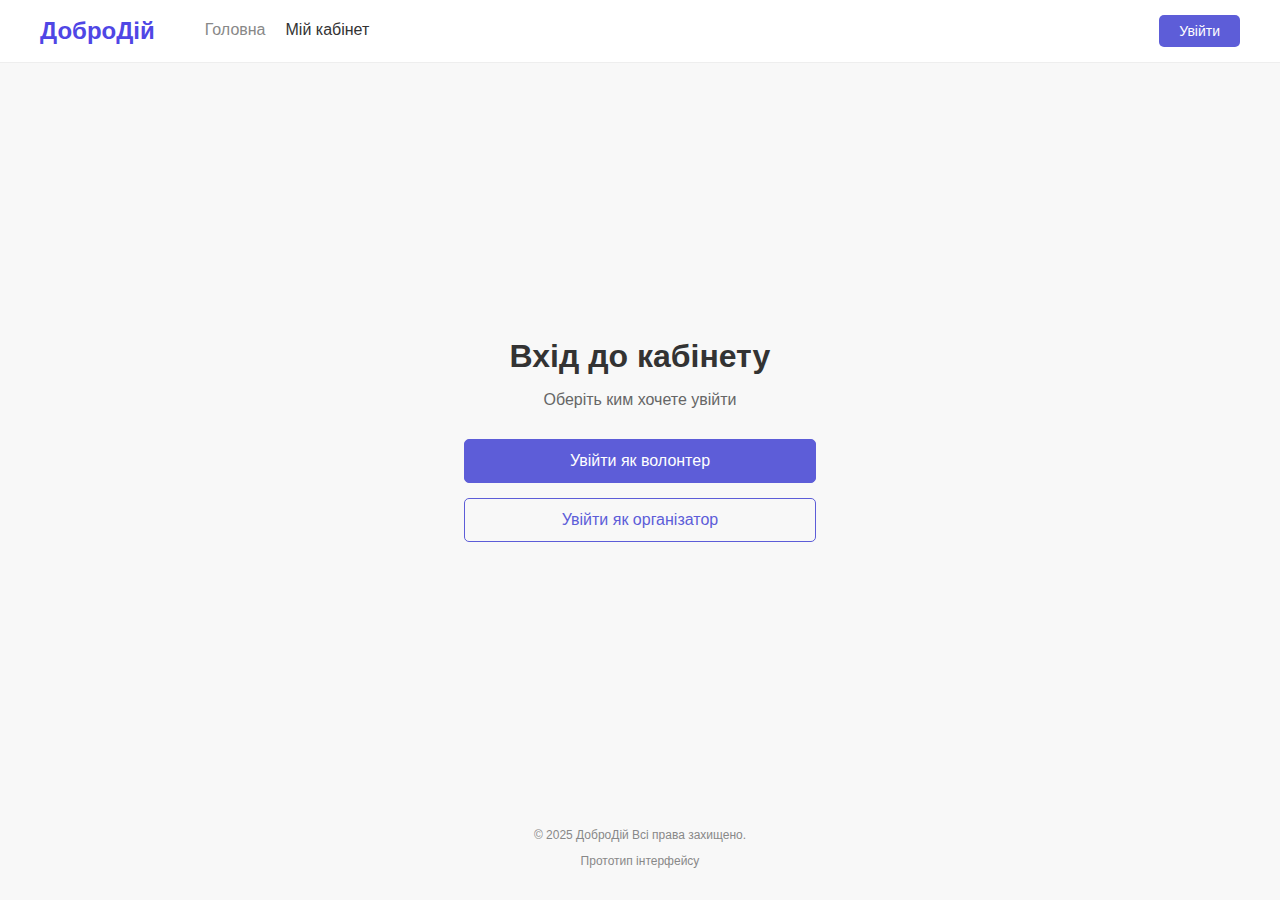
<file: проект/index.html>
<!DOCTYPE html>
<html lang="uk">
<head>
    <meta charset="UTF-8">
    <meta name="viewport" content="width=device-width, initial-scale=1.0">
    <title>Вхід до кабінету - ДоброДій</title>
    <link rel="stylesheet" href="styles/styles.css"> </head>
<body>

   <header class="header">
    <div class="container header-content">
        <a href="index.html" class="logo">ДоброДій</a> 
        
        <nav class="main-nav">
            <a href="#" class="nav-link">Головна</a>
            <a href="#" class="nav-link current">Мій кабінет</a>
        </nav>
        
       <a href="index12.html" class="action-button" role="button">Увійти</a>
    </div>
</header>

    <main class="main-content">
        <div class="login-box">
            <h1>Вхід до кабінету</h1>
            <p class="subtitle">Оберіть ким хочете увійти</p>

            <div class="button-group">
              <a href="index2.html" class="btn btn-primary" role="button">Увійти як волонтер</a> 
    
    <a href="index5.html" class="btn btn-secondary" role="button">Увійти як організатор</a>
</div>
            </div>
        </div>
    </main>

    <footer class="footer">
        <p>© 2025 ДоброДій Всі права захищено.</p>
        <p>Прототип інтерфейсу</p>
    </footer>

</body>
</html>
</file>
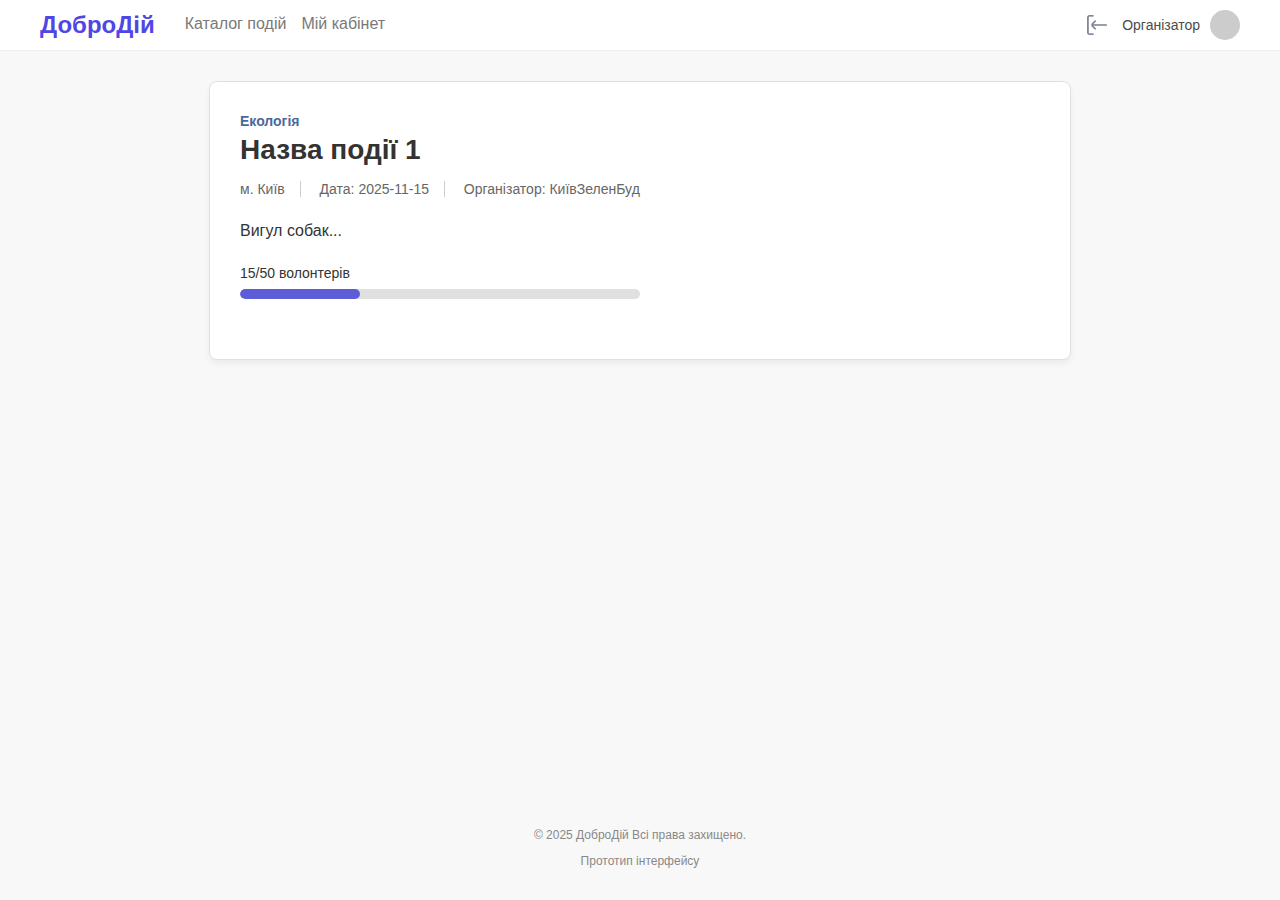
<file: проект/index10.html>
<!DOCTYPE html>
<html lang="uk">
<head>
    <meta charset="UTF-8">
    <meta name="viewport" content="width=device-width, initial-scale=1.0">
    <title>Назва події 1 - Деталі</title>
    <link rel="stylesheet" href="styles/styles7.css"> 
</head>
<body>

    <header class="header">
        <div class="container header-content">
            <a href="index6.html" class="logo">ДоброДій</a> 
            <nav class="main-nav">
                <a href="index6.html" class="nav-link">Каталог подій</a> 
                <a href="index7.html" class="nav-link">Мій кабінет</a>
            </nav>
            <div class="user-profile"> 
                <a href="index.html" class="action-link-icon" title="Вихід">
                    <img src="img/вихід.png" class="action-icon-img" alt="Вихід"> 
                </a> 
                <span class="username">Організатор</span>
                <div class="user-avatar-small"></div>
            </div>
        </div>
    </header>

    <main class="main-content">
        <div class="container">
            <div class="event-detail-card">
                <span class="category-pill">Екологія</span>
                <h1 class="event-title-detail">Назва події 1</h1>
                
                <div class="event-meta">
                    <span class="meta-item">м. Київ</span>
                    <span class="meta-item">Дата: 2025-11-15</span>
                    <span class="meta-item">Організатор: КиївЗеленБуд</span>
                </div>
                
                <p class="event-description-detail">Вигул собак...</p>
                
                <div class="volunteer-progress-section">
                    <p class="progress-text">15/50 волонтерів</p>
                    <div class="progress-bar-container">
                        <div class="progress-bar-fill"></div>
                    </div>
                </div>

                </div>
        </div>
    </main>

    <footer class="footer">
        <p>© 2025 ДоброДій Всі права захищено.</p>
        <p>Прототип інтерфейсу</p>
    </footer>

</body>
</html>
</file>
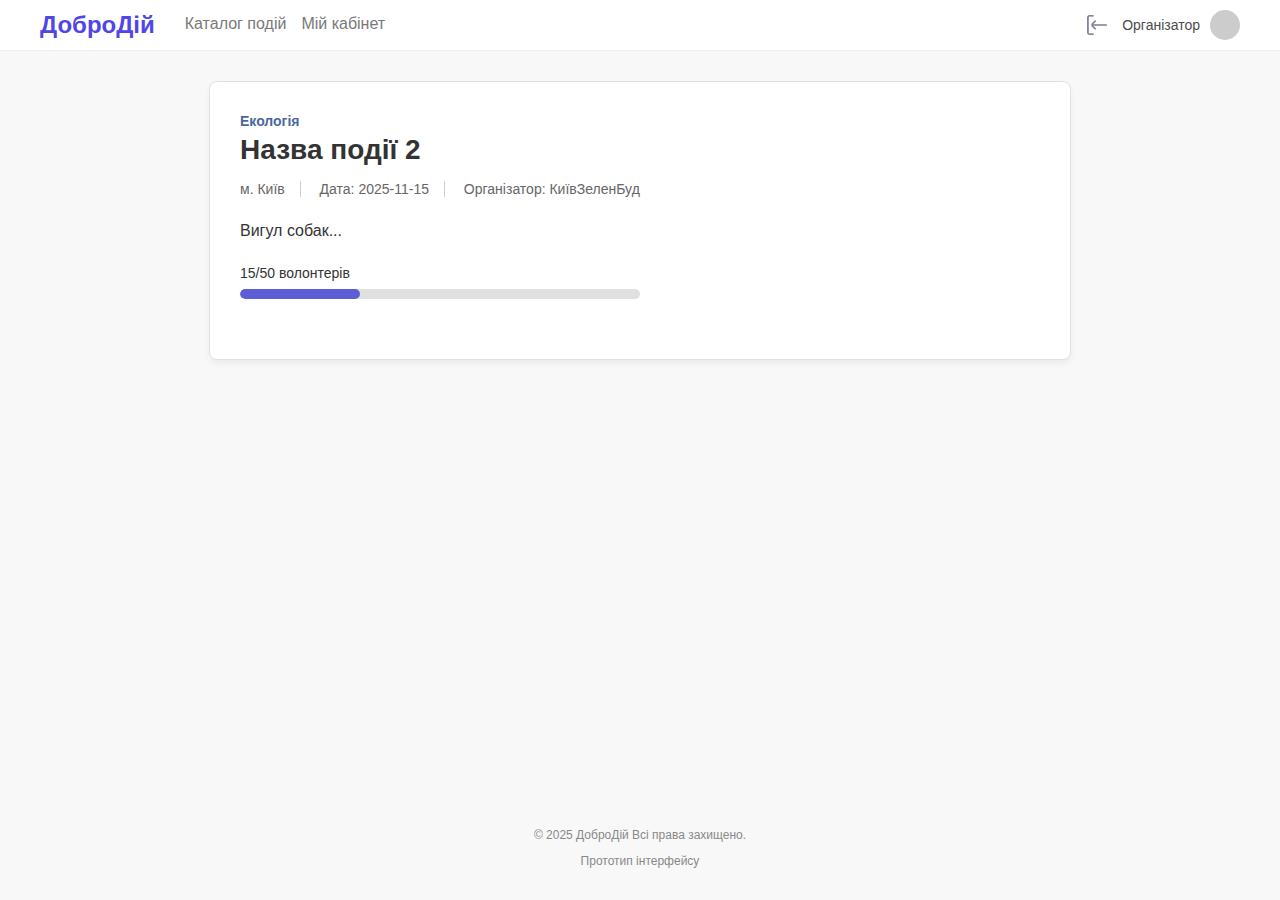
<file: проект/index11.html>
<!DOCTYPE html>
<html lang="uk">
<head>
    <meta charset="UTF-8">
    <meta name="viewport" content="width=device-width, initial-scale=1.0">
    <title>Назва події 2 - Деталі</title>
    <link rel="stylesheet" href="styles/styles7.css"> 
</head>
<body>

    <header class="header">
        <div class="container header-content">
            <a href="index6.html" class="logo">ДоброДій</a> 
            <nav class="main-nav">
                <a href="index6.html" class="nav-link">Каталог подій</a> 
                <a href="index7.html" class="nav-link">Мій кабінет</a>
            </nav>
            <div class="user-profile"> 
                <a href="index.html" class="action-link-icon" title="Вихід">
                    <img src="img/вихід.png" class="action-icon-img" alt="Вихід"> 
                </a> 
                <span class="username">Організатор</span>
                <div class="user-avatar-small"></div>
            </div>
        </div>
    </header>

    <main class="main-content">
        <div class="container">
            <div class="event-detail-card">
                <span class="category-pill">Екологія</span>
                <h1 class="event-title-detail">Назва події 2</h1>
                
                <div class="event-meta">
                    <span class="meta-item">м. Київ</span>
                    <span class="meta-item">Дата: 2025-11-15</span>
                    <span class="meta-item">Організатор: КиївЗеленБуд</span>
                </div>
                
                <p class="event-description-detail">Вигул собак...</p>
                
                <div class="volunteer-progress-section">
                    <p class="progress-text">15/50 волонтерів</p>
                    <div class="progress-bar-container">
                        <div class="progress-bar-fill"></div>
                    </div>
                </div>

                </div>
        </div>
    </main>

    <footer class="footer">
        <p>© 2025 ДоброДій Всі права захищено.</p>
        <p>Прототип інтерфейсу</p>
    </footer>

</body>
</html>
</file>
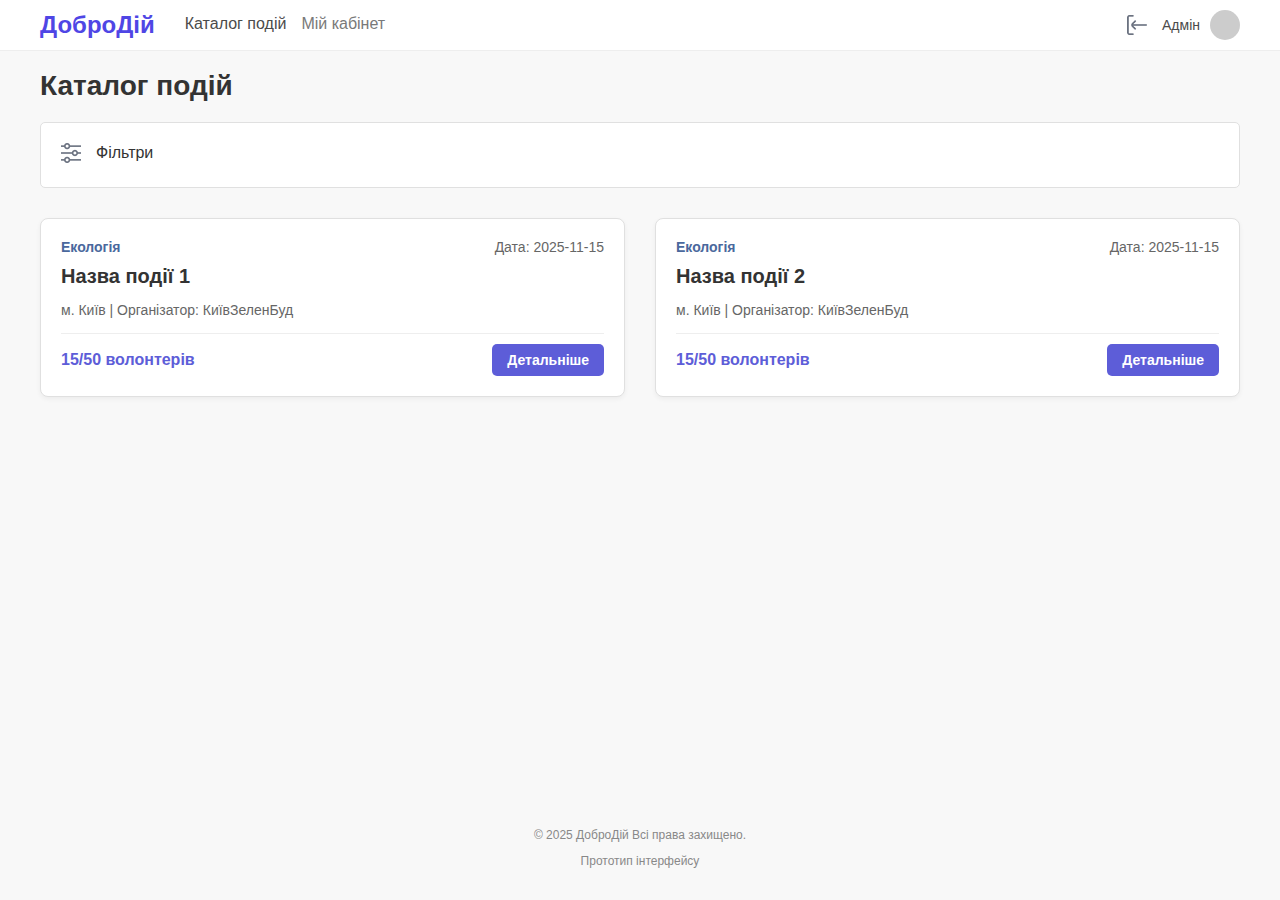
<file: проект/index12.html>
<!DOCTYPE html>
<html lang="uk">
<head>
    <meta charset="UTF-8">
    <meta name="viewport" content="width=device-width, initial-scale=1.0">
    <title>Каталог подій - ДоброДій</title>
    <link rel="stylesheet" href="styles/styles3.css">
    <script src="scripts/script.js" defer></script> 
</head>
<body>

    <header class="header">
        <div class="container header-content">
            <a href="index12.html" class="logo">ДоброДій</a> 
            <nav class="main-nav">
                <a href="#" class="nav-link current">Каталог подій</a> 
                <a href="index13.html" class="nav-link">Мій кабінет</a>
            </nav>
            <div class="user-profile"> 
                <a href="index.html" class="action-link-icon" title="Вихід">
                    <img src="img/вихід.png" class="action-link-icon" alt=""> 
                </a> 
                <span class="username">Адмін</span>
                <div class="user-avatar-small"></div>
            </div>
        </div>
    </header>

    <main class="main-content">
        <div class="container">
            
            <h1 class="page-title">Каталог подій</h1>
            
            <div class="filter-section">
                <div class="filter-header" id="filterToggle">
                    <img src="img/Фільтр.png" class="filter-icon-img" alt="Фільтри">
                    <span>Фільтри</span>
                </div>
                
                <div class="filter-dropdown" id="filterContent">
                    <div class="filter-row">
                        <div class="input-group">
                            <label for="date-filter">Дата</label>
                            <input type="text" id="date-filter" placeholder="дд/мм/рррр">
                        </div>
                        <div class="input-group">
                            <label for="location-filter">Місце</label>
                            <input type="text" id="location-filter" placeholder="м. Київ">
                        </div>
                    </div>
                    
                    <div class="filter-row">
                        <div class="input-group">
                            <label for="type-filter">Тип</label>
                            <select id="type-filter"><option value="">Всі</option></select>
                        </div>
                        <div class="input-group">
                            <label for="org-filter">Організатори</label>
                            <input type="text" id="org-filter">
                        </div>
                    </div>
                </div>
            </div>
            
            <div class="event-grid">
                
                <div class="event-card">
                    <div class="card-header">
                        <span class="category">Екологія</span>
                        <span class="date">Дата: 2025-11-15</span>
                    </div>
                    <h3 class="event-card-title">Назва події 1</h3>
                    <p class="location-org">м. Київ | Організатор: КиївЗеленБуд</p>
                    <div class="card-footer">
                        <span class="volunteers">15/50 волонтерів</span>
                        <a href="index10.html" class="details-button">Детальніше</a>
                    </div>
                </div>

                <div class="event-card">
                    <div class="card-header">
                        <span class="category">Екологія</span>
                        <span class="date">Дата: 2025-11-15</span>
                    </div>
                    <h3 class="event-card-title">Назва події 2</h3>
                    <p class="location-org">м. Київ | Організатор: КиївЗеленБуд</p>
                    <div class="card-footer">
                        <span class="volunteers">15/50 волонтерів</span>
                        <a href="index11.html" class="details-button">Детальніше</a>
                    </div>
                </div>
                
            </div>
        </div>
    </main>

    <footer class="footer">
        <p>© 2025 ДоброДій Всі права захищено.</p>
        <p>Прототип інтерфейсу</p>
    </footer>

</body>
</html>
</file>
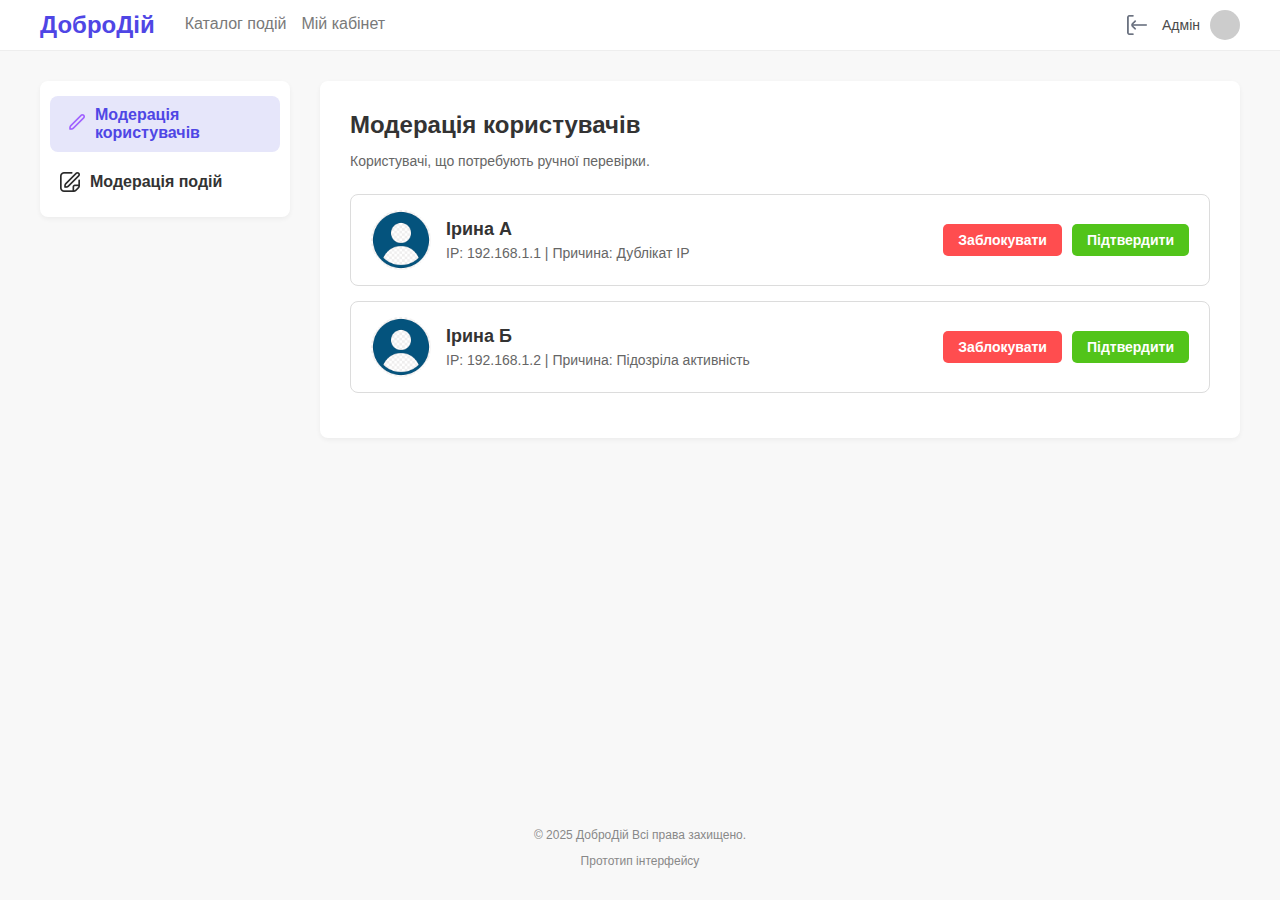
<file: проект/index13.html>
<!DOCTYPE html>
<html lang="uk">
<head>
    <meta charset="UTF-8">
    <meta name="viewport" content="width=device-width, initial-scale=1.0">
    <title>Модерація користувачів - Адмін</title>
    <link rel="stylesheet" href="styles/styles8.css"> 
</head>
<body>

    <header class="header">
        <div class="container header-content">
            <a href="index12.html" class="logo">ДоброДій</a> 
            <nav class="main-nav">
                <a href="index12.html" class="nav-link">Каталог подій</a> 
                <a href="#" class="nav-link">Мій кабінет</a>
            </nav>
            <div class="user-profile"> 
                <a href="index.html" class="action-link-icon" title="Вихід">
                    <img src="img/вихід.png" class="action-link-icon" alt=""> 
                </a> 
                <span class="username">Адмін</span>
                <div class="user-avatar-small"></div>
            </div>
        </div>
    </header>

    <main class="main-content">
        <div class="container cabinet-layout">
            
            <aside class="sidebar">
                <nav class="cabinet-nav">
                    <a href="#" class="tab-link active mod-users" data-tab="users">
                        <img src="img/модерація користувачів.png" class="menu-icon-img" alt="Модерація"> Модерація користувачів
                    </a>
                    <a href="#" class="tab-link mod-events" data-tab="events">
                        <img src="img/модерація подій.png" class="menu-icon-img" alt="Події"> Модерація подій
                    </a>
                </nav>
            </aside>

            <div class="cabinet-tabs">
                
                <div id="users" class="tab-content active">
                    <h2 class="mod-title">Модерація користувачів</h2>
                    <p class="mod-subtitle">Користувачі, що потребують ручної перевірки.</p>
                    
                    <div class="moderation-card">
                        <div class="user-details-mod">
                            <div class="user-avatar-mod">
                                <img src="img/аватар.png" alt="Ірина А" class="mod-avatar">
                            </div>
                            <div class="user-text-mod">
                                <span class="mod-name">Ірина А</span>
                                <p class="mod-ip-reason">
                                    IP: 192.168.1.1 | Причина: Дублікат IP
                                </p>
                            </div>
                        </div>
                        
                        <div class="mod-actions">
                            <button class="mod-btn btn-mod-reject">Заблокувати</button>
                            <button class="mod-btn btn-mod-approve">Підтвердити</button>
                        </div>
                    </div>

                    <div class="moderation-card">
                        <div class="user-details-mod">
                            <div class="user-avatar-mod">
                                <img src="img/аватар.png" alt="Ірина Б" class="mod-avatar">
                            </div>
                            <div class="user-text-mod">
                                <span class="mod-name">Ірина Б</span>
                                <p class="mod-ip-reason">
                                    IP: 192.168.1.2 | Причина: Підозріла активність
                                </p>
                            </div>
                        </div>
                        
                        <div class="mod-actions">
                            <button class="mod-btn btn-mod-reject">Заблокувати</button>
                            <button class="mod-btn btn-mod-approve">Підтвердити</button>
                        </div>
                    </div>

                </div>
                
                <div id="events" class="tab-content">
                    <h2>Модерація подій</h2>
                    <p class="mod-subtitle">Події, що очікують на затвердження.</p>

                    <div class="moderation-card event-moderation-card">
                        <div class="event-mod-details">
                            <p class="event-mod-forum">Форум "Цифрова Трансформація України"</p>
                            <p class="event-mod-organizer">Організатор: Неперевірений Організатор | 2025-12-01</p>
                        </div>
                        <div class="mod-actions">
                            <button class="mod-btn btn-mod-reject">Заблокувати</button>
                            <button class="mod-btn btn-mod-approve">Підтвердити</button>
                        </div>
                    </div>
                </div>
            </div>
        </div>
    </main>

    <footer class="footer">
        <p>© 2025 ДоброДій Всі права захищено.</p>
        <p>Прототип інтерфейсу</p>
    </footer>
    
    <script src="scripts/script4.js"></script>

</body>
</html>
</file>
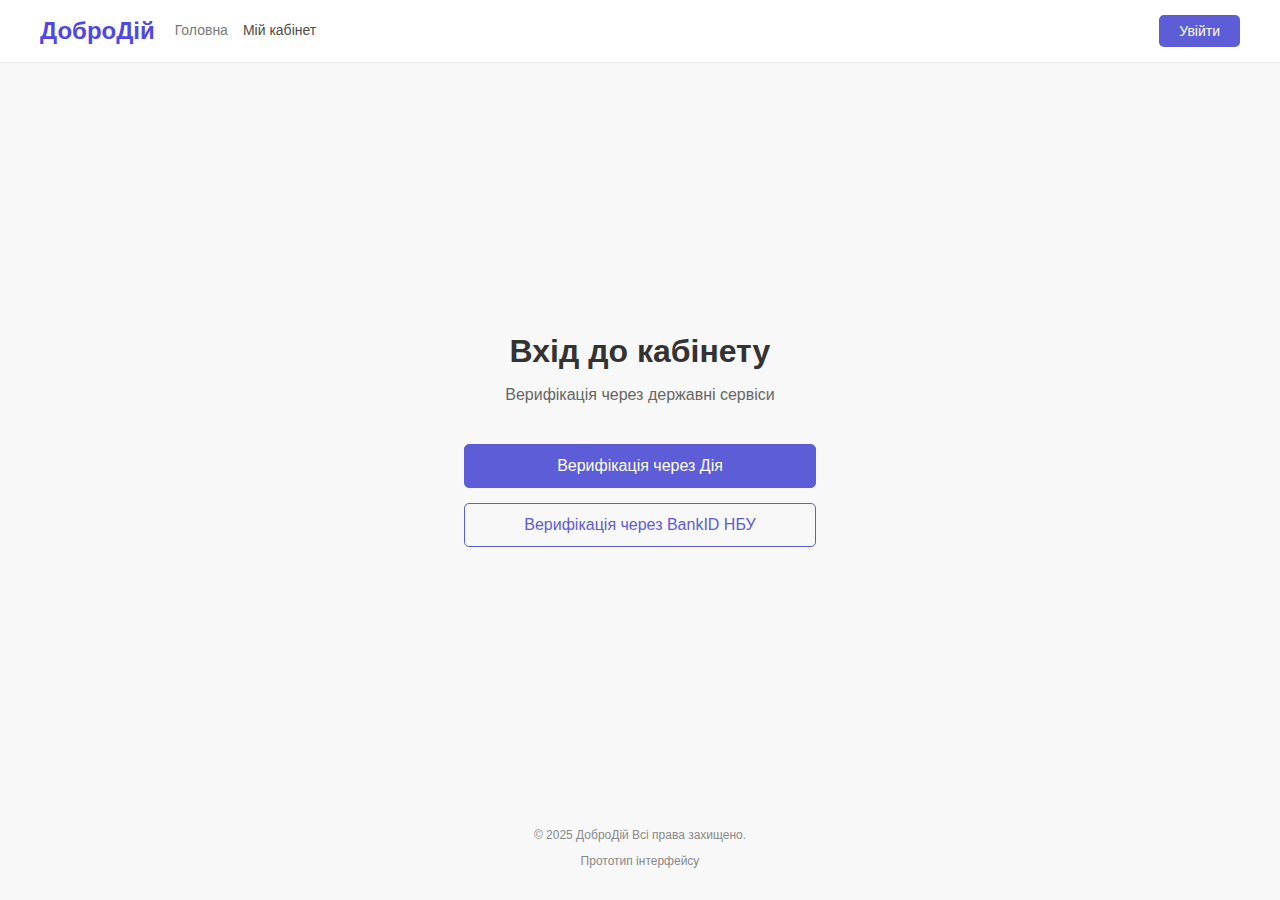
<file: проект/index2.html>
<!DOCTYPE html>
<html lang="uk">
<head>
    <meta charset="UTF-8">
    <meta name="viewport" content="width=device-width, initial-scale=1.0">
    <title>Вхід до кабінету - ДоброДій</title>
    <link rel="stylesheet" href="styles/styles2.css"> 
</head>
<body>

    <header class="header">
        <div class="container header-content">
            <a href="index.html" class="logo">ДоброДій</a> 
            
            <nav class="main-nav">
                <a href="#" class="nav-link">Головна</a>
                <a href="#" class="nav-link current">Мій кабінет</a>
            </nav>
            
            <a href="index.html" class="action-button" role="button">Увійти</a>
        </div>
    </header>

    <main class="main-content">
        <div class="verification-box">
            <h1>Вхід до кабінету</h1>
            <p class="verification-subtitle">Верифікація через державні сервіси</p>

         <div class="button-group">
    <a href="index3.html" class="btn btn-primary" role="button">Верифікація через Дія</a>
    
    <a href="index3.html" class="btn btn-secondary" role="button">Верифікація через BankID НБУ</a>
</div>
        </div>
    </main>

    <footer class="footer">
        <p>© 2025 ДоброДій Всі права захищено.</p>
        <p>Прототип інтерфейсу</p>
    </footer>

</body>
</html>
</file>
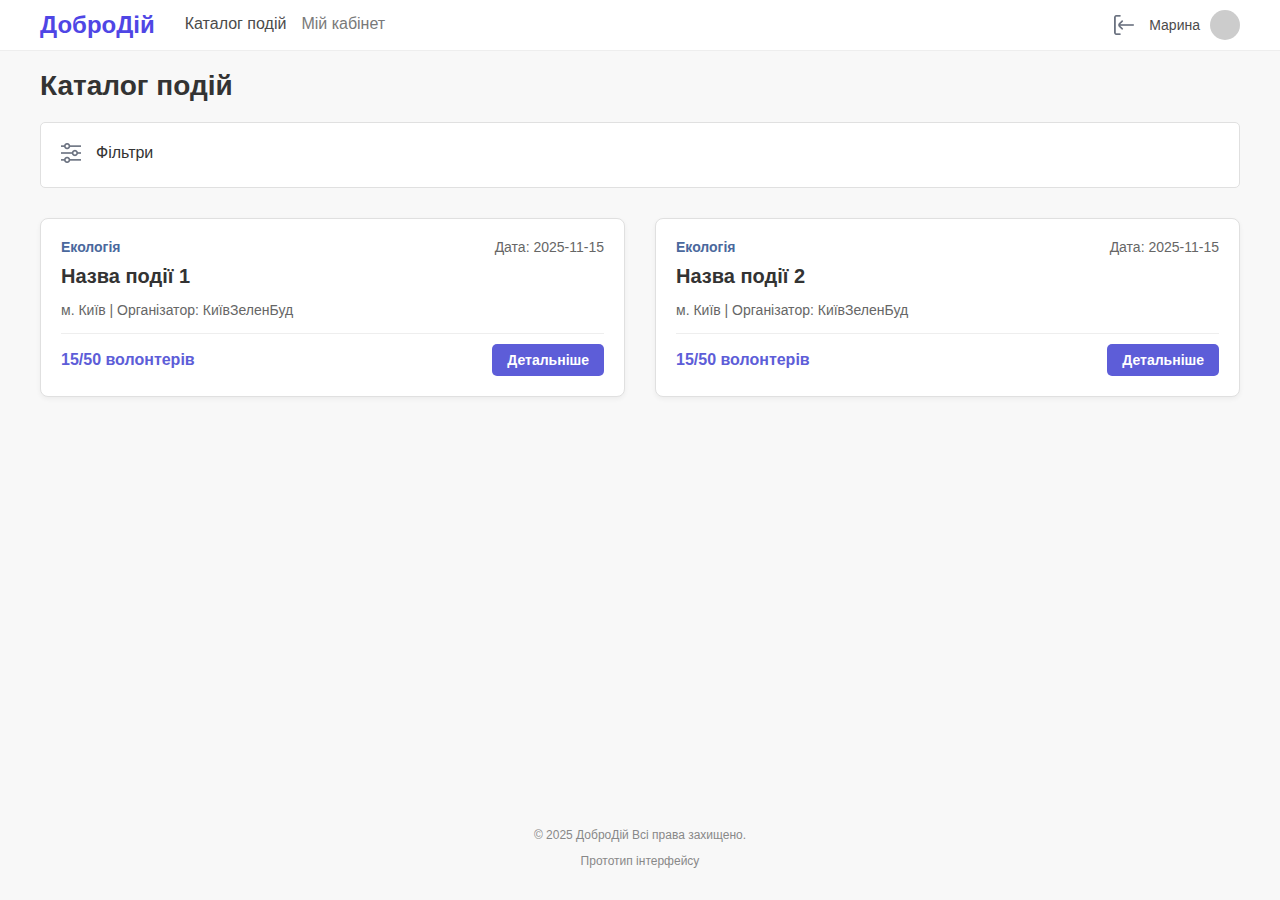
<file: проект/index3.html>
<!DOCTYPE html>
<html lang="uk">
<head>
    <meta charset="UTF-8">
    <meta name="viewport" content="width=device-width, initial-scale=1.0">
    <title>Каталог подій - ДоброДій</title>
    <link rel="stylesheet" href="styles/styles3.css">
    <script src="scripts/script.js" defer></script> 
</head>
<body>

    <header class="header">
        <div class="container header-content">
            <a href="index3.html" class="logo">ДоброДій</a> 
            <nav class="main-nav">
                <a href="#" class="nav-link current">Каталог подій</a> 
                <a href="index4.html" class="nav-link">Мій кабінет</a>
            </nav>
            <div class="user-profile">
                <a href="index.html" class="action-link-icon" title="Вихід">
                    <img src="img/вихід.png" class="action-link-icon" alt=""> 
                </a>  
                <span class="username">Марина</span>
                <div class="user-avatar-small"></div>
            </div>
        </div>
    </header>

    <main class="main-content">
        <div class="container">
            
            <h1 class="page-title">Каталог подій</h1>
            
            <div class="filter-section">
                <div class="filter-header" id="filterToggle">
                    <img src="img/Фільтр.png" class="filter-icon-img" alt="Фільтри">
                    <span>Фільтри</span>
                </div>
                
                <div class="filter-dropdown" id="filterContent">
                    <div class="filter-row">
                        <div class="input-group">
                            <label for="date-filter">Дата</label>
                            <input type="text" id="date-filter" placeholder="дд/мм/рррр">
                        </div>
                        <div class="input-group">
                            <label for="location-filter">Місце</label>
                            <input type="text" id="location-filter" placeholder="м. Київ">
                        </div>
                    </div>
                    
                    <div class="filter-row">
                        <div class="input-group">
                            <label for="type-filter">Тип</label>
                            <select id="type-filter"><option value="">Всі</option></select>
                        </div>
                        <div class="input-group">
                            <label for="org-filter">Організатори</label>
                            <input type="text" id="org-filter">
                        </div>
                    </div>
                </div>
            </div>
            
            <div class="event-grid">
                
                <div class="event-card">
                    <div class="card-header">
                        <span class="category">Екологія</span>
                        <span class="date">Дата: 2025-11-15</span>
                    </div>
                    <h3 class="event-card-title">Назва події 1</h3>
                    <p class="location-org">м. Київ | Організатор: КиївЗеленБуд</p>
                    <div class="card-footer">
                        <span class="volunteers">15/50 волонтерів</span>
                        <a href="index9.html" class="details-button">Детальніше</a>
                    </div>
                </div>

                <div class="event-card">
                    <div class="card-header">
                        <span class="category">Екологія</span>
                        <span class="date">Дата: 2025-11-15</span>
                    </div>
                    <h3 class="event-card-title">Назва події 2</h3>
                    <p class="location-org">м. Київ | Організатор: КиївЗеленБуд</p>
                    <div class="card-footer">
                        <span class="volunteers">15/50 волонтерів</span>
                        <a href="index8.html" class="details-button">Детальніше</a>
                    </div>
                </div>
                
            </div>
        </div>
    </main>

    <footer class="footer">
        <p>© 2025 ДоброДій Всі права захищено.</p>
        <p>Прототип інтерфейсу</p>
    </footer>

</body>
</html>
</file>
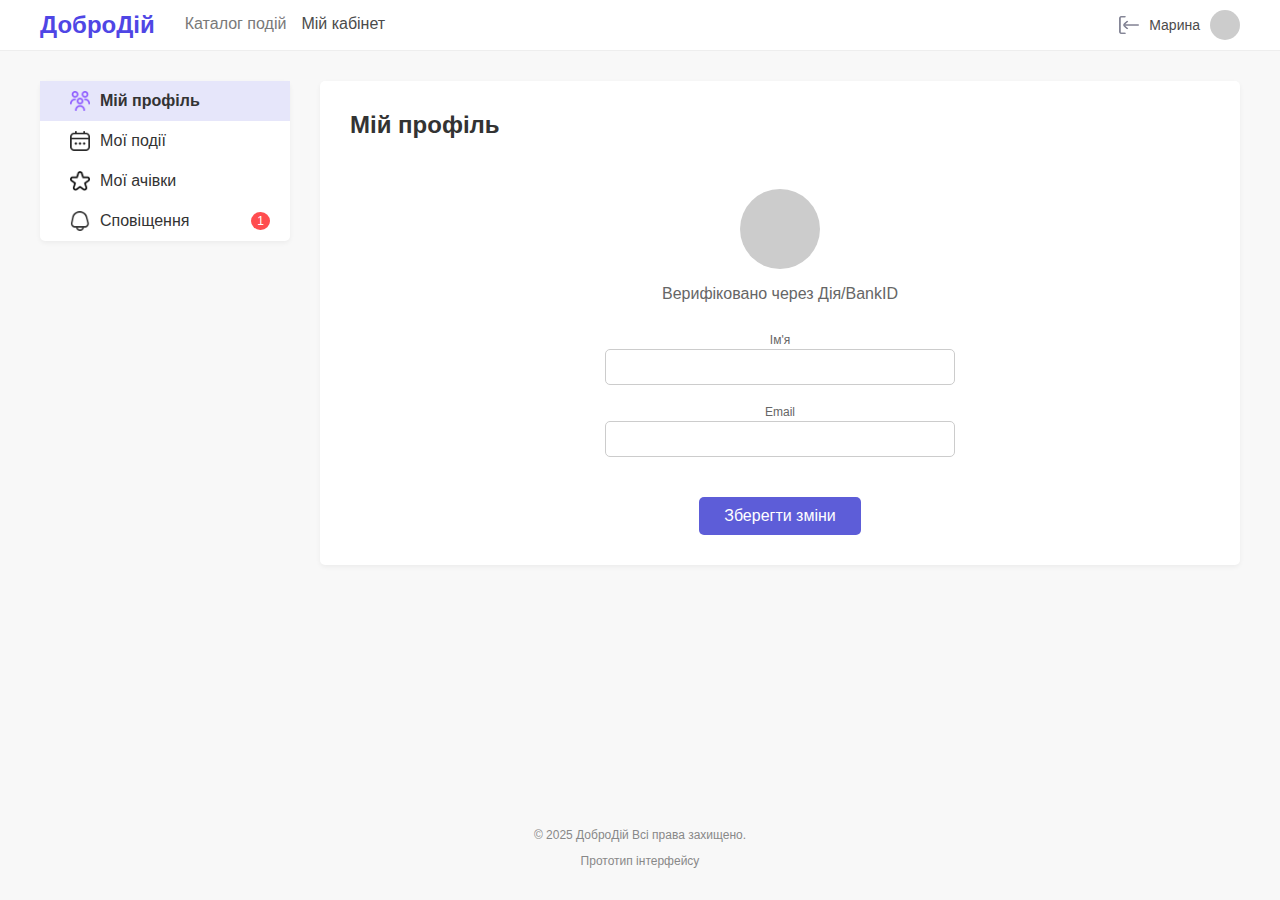
<file: проект/index4.html>
<!DOCTYPE html>
<html lang="uk">
<head>
    <meta charset="UTF-8">
    <meta name="viewport" content="width=device-width, initial-scale=1.0">
    <title>Мій кабінет - ДоброДій</title>
    <link rel="stylesheet" href="styles/styles4.css"> 
</head>
<body>

    <header class="header">
        <div class="container header-content">
            <a href="index3.html" class="logo">ДоброДій</a> 
            
            <nav class="main-nav">
                <a href="index3.html" class="nav-link">Каталог подій</a> 
                <a href="#" class="nav-link current">Мій кабінет</a>
            </nav>
            
            <div class="user-actions">
                <a href="index.html" class="action-link-icon" title="Вихід"><img src="img/вихід.png" class="action-icon-img" alt="Вихід"></a>
                <span class="username">Марина</span>
                <div class="user-avatar-small"></div>
            </div>
        </div>
    </header>

    <main class="main-content">
        <div class="container cabinet-layout">
            
            <aside class="sidebar">
                <nav class="cabinet-nav">
                    <a href="#" class="tab-link active" data-tab="profile"><img src="img/люди.png" alt=""> Мій профіль</a>
                    <a href="#" class="tab-link" data-tab="events"><img src="img/календарь.png" alt="">Мої події</a>
                    <a href="#" class="tab-link" data-tab="ranks"><img src="img/зірочка.png" alt="">Мої ачівки</a>
                    <a href="#" class="tab-link alert" data-tab="feedback"><img src="img/сповіщення.png" alt="">Сповіщення</a>
                </nav>
            </aside>

            <div class="cabinet-tabs">

                <div id="profile" class="tab-content active">
                    <h2>Мій профіль</h2>
                    <div class="profile-card">
                        <div class="profile-avatar-placeholder"></div>
                        <p class="description">Верифіковано через Дія/BankID</p>
                        <div class="input-group">
                            <label for="name-input">Ім'я</label>
                            <input type="text" id="name-input">
                        </div>
                        <div class="input-group">
                            <label for="email-input">Email</label>
                            <input type="email" id="email-input">
                        </div>
                        <button class="save-button">Зберегти зміни</button>
                    </div>
                </div>

                <div id="events" class="tab-content">
                    <h2>Мої події</h2>
                    
                    <div class="event-item-card">
                        <div class="event-details">
                            <h3 class="event-title">Назва події 1</h3>
                            <p class="event-date">Дата: 2025-11-15</p>
                        </div>
                        <div class="event-actions">
                            <span class="event-status status-confirmed">Підтверджено</span>
                        </div>
                    </div>

                    <div class="event-item-card">
                        <div class="event-details">
                            <h3 class="event-title">Назва події 1</h3>
                            <p class="event-date">Дата: 2025-11-15</p>
                        </div>
                        <div class="event-actions">
                            <span class="event-status status-completed">Завершено</span>
                            <button class="review-button" id="openReviewModal">Залишити відгук</button>
                        </div>
                    </div>
                </div>

                <div id="ranks" class="tab-content">
                    <h2>Мої ачівки</h2>
                    <div class="ranks-container">
                        <button class="rank-button">Новачок</button>
                        <button class="rank-button active-rank">Еко-герой</button>
                    </div>
                </div>

                <div id="feedback" class="tab-content">
                    <h2>Сповіщення</h2>
                    <div class="notifications-container">
                        <div class="notification notification-primary">
                            Вашу участь в "Еко-толока" підтверджено!
                        </div>
                        <div class="notification notification-secondary">
                            Ви отримали новий бейдж "Новачок"!
                        </div>
                    </div>
                </div>

            </div>
        </div>
    </main>

    <footer class="footer">
        <p>© 2025 ДоброДій Всі права захищено.</p>
        <p>Прототип інтерфейсу</p>
    </footer>

    <div id="reviewModal" class="modal-overlay">
        <div class="modal-content">
            <h3 class="modal-title">Відгук про подію: <span id="eventTitle">Назва події 1</span></h3>
            <span class="close-button">&times;</span>

            <form id="reviewForm">
                <div class="rating-section">
                    <label>Оцінка:</label>
                    <div class="stars">
                        <input type="radio" id="star5" name="rating" value="5" required><label for="star5">★</label>
                        <input type="radio" id="star4" name="rating" value="4"><label for="star4">★</label>
                        <input type="radio" id="star3" name="rating" value="3"><label for="star3">★</label>
                        <input type="radio" id="star2" name="rating" value="2"><label for="star2">★</label>
                        <input type="radio" id="star1" name="rating" value="1"><label for="star1">★</label>
                    </div>
                </div>

                <div class="comment-section">
                    <label for="comment">Коментар:</label>
                    <textarea id="comment" rows="4" required></textarea>
                </div>

                <button type="submit" class="modal-submit-button">Залишити відгук</button>
            </form>
        </div>
    </div>
    
    <script src="scripts/script2.js"></script> 

</body>
</html>
</file>
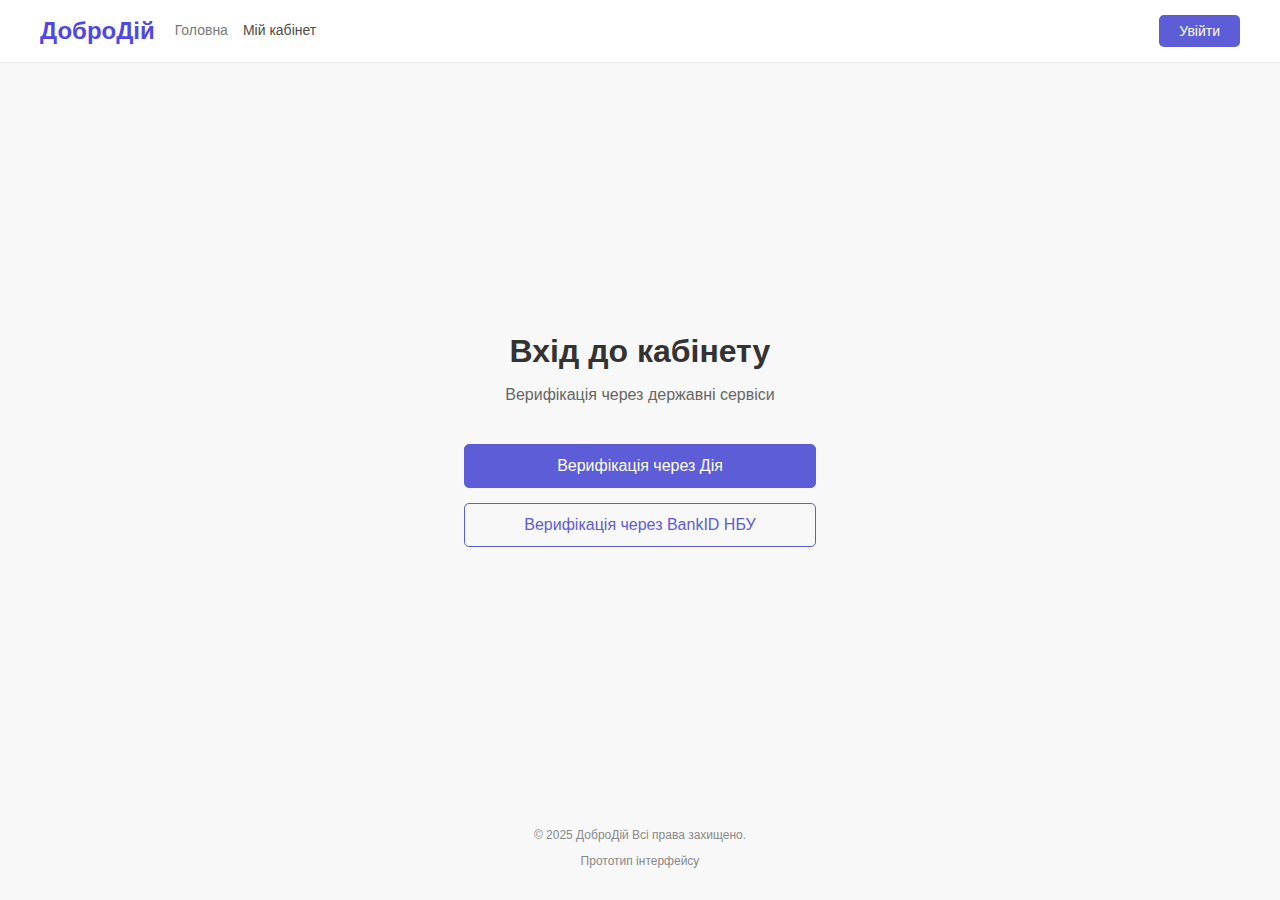
<file: проект/index5.html>
<!DOCTYPE html>
<html lang="uk">
<head>
    <meta charset="UTF-8">
    <meta name="viewport" content="width=device-width, initial-scale=1.0">
    <title>Вхід до кабінету - ДоброДій</title>
    <link rel="stylesheet" href="styles/styles2.css"> 
</head>
<body>

    <header class="header">
        <div class="container header-content">
            <a href="index.html" class="logo">ДоброДій</a> 
            
            <nav class="main-nav">
                <a href="#" class="nav-link">Головна</a>
                <a href="#" class="nav-link current">Мій кабінет</a>
            </nav>
            
            <a href="index.html" class="action-button" role="button">Увійти</a>
        </div>
    </header>

    <main class="main-content">
        <div class="verification-box">
            <h1>Вхід до кабінету</h1>
            <p class="verification-subtitle">Верифікація через державні сервіси</p>

            <div class="button-group">
    <a href="index6.html" class="btn btn-primary" role="button">Верифікація через Дія</a>
    
    <a href="index6.html" class="btn btn-secondary" role="button">Верифікація через BankID НБУ</a>
</div>
        </div>
    </main>

    <footer class="footer">
        <p>© 2025 ДоброДій Всі права захищено.</p>
        <p>Прототип інтерфейсу</p>
    </footer>

</body>
</html>
</file>
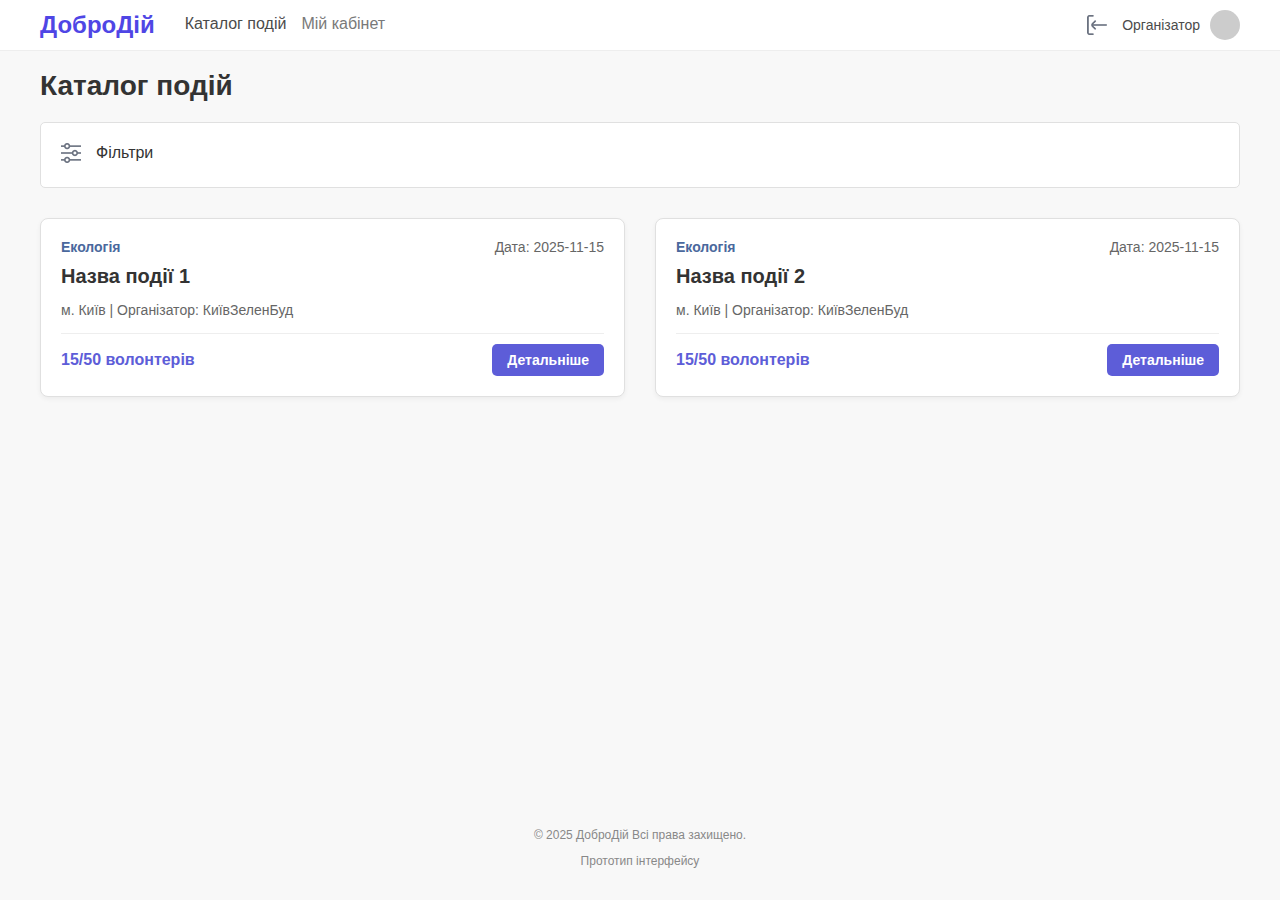
<file: проект/index6.html>
<!DOCTYPE html>
<html lang="uk">
<head>
    <meta charset="UTF-8">
    <meta name="viewport" content="width=device-width, initial-scale=1.0">
    <title>Каталог подій - ДоброДій</title>
    <link rel="stylesheet" href="styles/styles3.css">
    <script src="scripts/script.js" defer></script> 
</head>
<body>

    <header class="header">
        <div class="container header-content">
            <a href="index6.html" class="logo">ДоброДій</a> 
            <nav class="main-nav">
                <a href="#" class="nav-link current">Каталог подій</a> 
                <a href="index7.html" class="nav-link">Мій кабінет</a>
            </nav>
            <div class="user-profile">
                <a href="index.html" class="action-link-icon" title="Вихід">
                    <img src="img/вихід.png" class="action-link-icon" alt=""> 
                </a> 
                <span class="username">Організатор</span>
                <div class="user-avatar-small"></div>
            </div>
        </div>
    </header>

    <main class="main-content">
        <div class="container">
            
            <h1 class="page-title">Каталог подій</h1>
            
            <div class="filter-section">
                <div class="filter-header" id="filterToggle">
                    <img src="img/Фільтр.png" class="filter-icon-img" alt="Фільтри">
                    <span>Фільтри</span>
                </div>
                
                <div class="filter-dropdown" id="filterContent">
                    <div class="filter-row">
                        <div class="input-group">
                            <label for="date-filter">Дата</label>
                            <input type="text" id="date-filter" placeholder="дд/мм/рррр">
                        </div>
                        <div class="input-group">
                            <label for="location-filter">Місце</label>
                            <input type="text" id="location-filter" placeholder="м. Київ">
                        </div>
                    </div>
                    
                    <div class="filter-row">
                        <div class="input-group">
                            <label for="type-filter">Тип</label>
                            <select id="type-filter"><option value="">Всі</option></select>
                        </div>
                        <div class="input-group">
                            <label for="org-filter">Організатори</label>
                            <input type="text" id="org-filter">
                        </div>
                    </div>
                </div>
            </div>
            
            <div class="event-grid">
                
                <div class="event-card">
                    <div class="card-header">
                        <span class="category">Екологія</span>
                        <span class="date">Дата: 2025-11-15</span>
                    </div>
                    <h3 class="event-card-title">Назва події 1</h3>
                    <p class="location-org">м. Київ | Організатор: КиївЗеленБуд</p>
                    <div class="card-footer">
                        <span class="volunteers">15/50 волонтерів</span>
                        <a href="index10.html" class="details-button">Детальніше</a>
                    </div>
                </div>

                <div class="event-card">
                    <div class="card-header">
                        <span class="category">Екологія</span>
                        <span class="date">Дата: 2025-11-15</span>
                    </div>
                    <h3 class="event-card-title">Назва події 2</h3>
                    <p class="location-org">м. Київ | Організатор: КиївЗеленБуд</p>
                    <div class="card-footer">
                        <span class="volunteers">15/50 волонтерів</span>
                        <a href="index11.html" class="details-button">Детальніше</a>
                    </div>
                </div>
                
            </div>
        </div>
    </main>

    <footer class="footer">
        <p>© 2025 ДоброДій Всі права захищено.</p>
        <p>Прототип інтерфейсу</p>
    </footer>

</body>
</html>
</file>
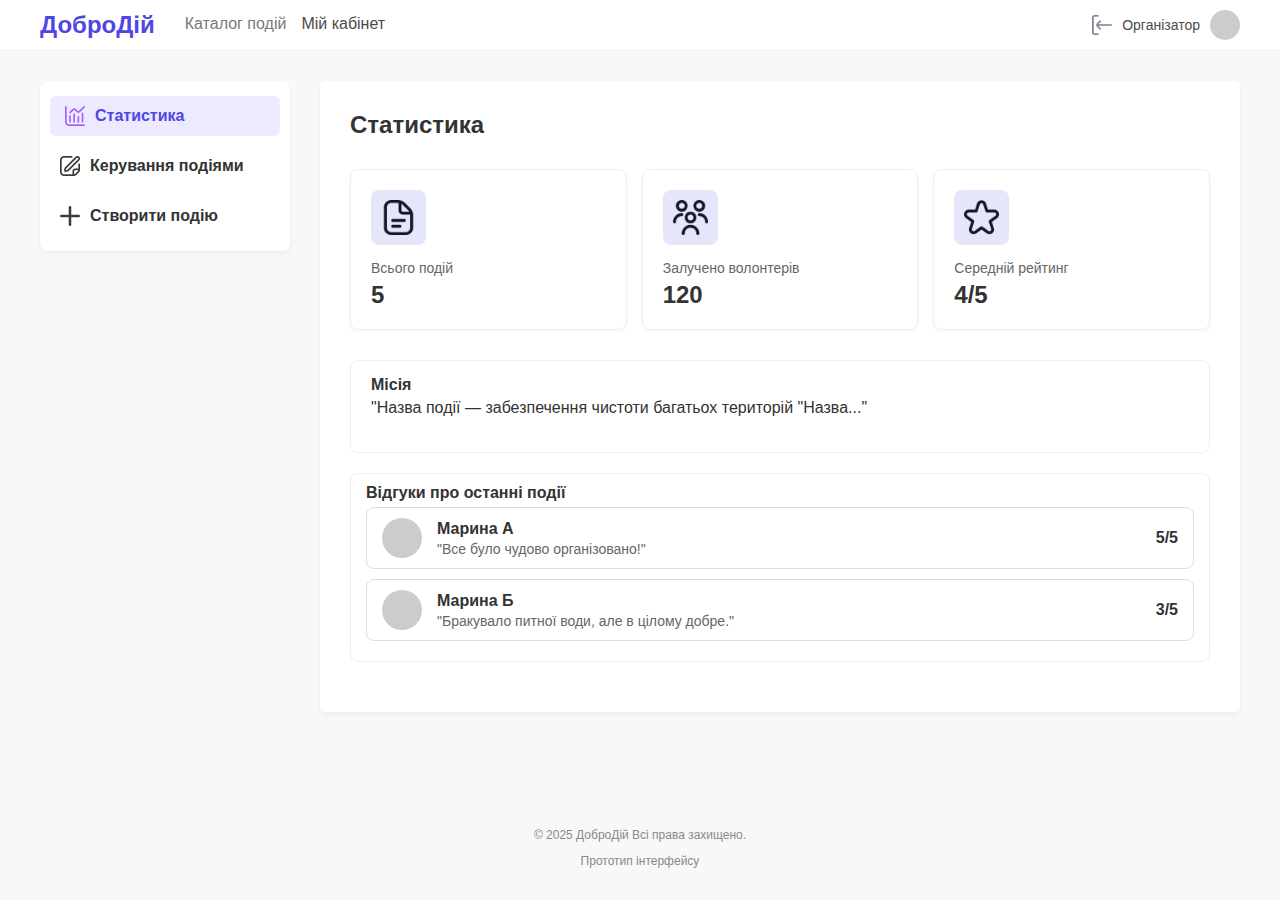
<file: проект/index7.html>
<!DOCTYPE html>
<html lang="uk">
<head>
    <meta charset="UTF-8">
    <meta name="viewport" content="width=device-width, initial-scale=1.0">
    <title>Мій кабінет: Організатор</title>
    <link rel="stylesheet" href="styles/styles5.css"> 
    <script src="scripts/script3.js" defer></script> 
</head>
<body>

    <header class="header">
        <div class="container header-content">
            <a href="index6.html" class="logo">ДоброДій</a> 
            
            <nav class="main-nav">
                <a href="index6.html" class="nav-link">Каталог подій</a> 
                <a href="#" class="nav-link current">Мій кабінет</a>
            </nav>
            
            <div class="user-profile"> 
                <a href="index.html" class="action-link-icon" title="Вихід">
                    <img src="img/вихід.png" class="action-icon-img" alt="Вихід">
                </a> 
                <span class="username">Організатор</span>
                <div class="user-avatar-small"></div>
            </div>
        </div>
    </header>

    <main class="main-content">
        <div class="container cabinet-layout">
            
            <aside class="sidebar">
                <nav class="cabinet-nav">
                    <a href="#" class="tab-link active" data-tab="stats">
                        <img src="img/статистика.png" class="tab-icon" alt="Статистика">Статистика
                    </a>
                    <a href="#" class="tab-link" data-tab="management">
                        <img src="img/редагування.png" class="tab-icon" alt="Керування">Керування подіями
                    </a>
                    <a href="#" class="tab-link" data-tab="create">
                        <img src="img/плюсик.png" class="tab-icon" alt="Створити">Створити подію
                    </a>
                </nav>
            </aside>

            <div class="cabinet-tabs">
                
                <div id="stats" class="tab-content active">
                    <h2>Статистика</h2>
                    <div class="stats-grid">
                        <div class="stat-card">
                            <div class="stat-icon-container">
                                <img src="img/документ.png" class="stat-icon-img" alt="Всього подій">
                            </div>
                            <span class="stat-label">Всього подій</span>
                            <span class="stat-value">5</span>
                        </div>
                        <div class="stat-card">
                            <div class="stat-icon-container">
                                <img src="img/люди.png" class="stat-icon-img" alt="Залучено волонтерів">
                            </div>
                            <span class="stat-label">Залучено волонтерів</span>
                            <span class="stat-value">120</span>
                        </div>
                        <div class="stat-card">
                            <div class="stat-icon-container">
                                <img src="img/зірочка.png" class="stat-icon-img" alt="Середній рейтинг">
                            </div>
                            <span class="stat-label">Середній рейтинг</span>
                            <span class="stat-value">4/5</span>
                        </div>
                    </div>
                    
                    <div class="stat-details">
                        <p class="stat-detail-header">Місія</p>
                        <p class="stat-detail-text">"Назва події — забезпечення чистоти багатьох територій "Назва..."</p>
                    </div>
                    
                    <div class="stat-reviews">
                        <p class="stat-detail-header">Відгуки про останні події</p>
                        
                        <div class="review-card">
                            <div class="review-avatar"></div>
                            <div class="review-content">
                                <span class="review-name">Марина А</span>
                                <p class="review-text">"Все було чудово організовано!"</p>
                            </div>
                            <span class="review-rating">5/5</span>
                        </div>

                        <div class="review-card">
                            <div class="review-avatar"></div>
                            <div class="review-content">
                                <span class="review-name">Марина Б</span>
                                <p class="review-text">"Бракувало питної води, але в цілому добре."</p>
                            </div>
                            <span class="review-rating">3/5</span>
                        </div>
                    </div>
                </div>

                <div id="management" class="tab-content">
                    <h2>Керування подіями</h2>
                    <div class="event-management-card">
                        <div class="event-info-management">
                            <h3 class="management-title">Назва події 1</h3>
                            <p class="management-details">Дата: 2025-11-15 - 13/30 Волонтерів</p>
                        </div>
                        
                        <div class="management-buttons">
                            <button class="management-btn btn-light-purple" id="openApplicationsModal">Редагувати</button>
                            <button class="management-btn btn-dark-purple icon-people" id="openManagerModal">
                                <img src="img/люди.png" height="20px" width="20px" alt="">Керувати
                            </button>
                            <button class="management-btn btn-red-filled">Видалити</button>
                        </div>
                    </div>
                </div>
                
                <div id="create" class="tab-content">
                    <h2>Створити подію</h2>
                    <form class="create-event-form">
                        
                        <div class="input-group full-width">
                            <label for="event-name">Назва події:</label>
                            <input type="text" id="event-name">
                        </div>
                        
                        <div class="form-row">
                            <div class="input-group">
                                <label for="event-date">Дата</label>
                                <input type="text" id="event-date" placeholder="місяць/день/рік">
                            </div>
                            <div class="input-group">
                                <label for="event-location">Місце</label>
                                <input type="text" id="event-location">
                            </div>
                        </div>
                        
                        <div class="form-row">
                            <div class="input-group">
                                <label for="event-type">Тип (напр. Екологія)</label>
                                <input type="text" id="event-type">
                            </div>
                            <div class="input-group">
                                <label for="event-volunteers">Потрібно волонтерів</label>
                                <input type="number" id="event-volunteers">
                            </div>
                        </div>
                        
                        <div class="input-group full-width">
                            <label for="event-comment">Коментар:</label>
                            <textarea id="event-comment" rows="4"></textarea>
                        </div>
                        
                        <button type="submit" class="submit-event-button">Створити</button>
                    </form>
                </div>
                
            </div>
        </div>
    </main>

    <footer class="footer">
        <p>© 2025 ДоброДій Всі права захищено.</p>
        <p>Прототип інтерфейсу</p>
    </footer>
    
    <div id="applicationsModal" class="modal-overlay-applications">
        <div class="modal-content-applications">
            
            <h3 class="modal-title">Заявки на подію: Допомога притулку для тварин</h3>
            <span class="close-button-applications">&times;</span>

            <div class="applications-list">
                <div class="application-card">
                    <div class="volunteer-info">
                        <div class="volunteer-avatar-placeholder">
                            <img src="img/аватар.png" alt="Олена Петренко" class="volunteer-avatar">
                        </div>
                        <div class="volunteer-details">
                            <span class="volunteer-name">Олена Петренко</span>
                            <span class="volunteer-rating-text">Рейтинг: 150</span>
                        </div>
                    </div>
                    
                    <div class="application-actions">
                        <button class="app-btn app-reject">Відхилити</button>
                        <button class="app-btn app-approve">Підтвердити</button>
                    </div>
                </div>

                <div class="application-card">
                    <div class="volunteer-info">
                        <div class="volunteer-avatar-placeholder">
                            <img src="img/аватар.png" alt="Олена Петренко" class="volunteer-avatar">
                        </div>
                        <div class="volunteer-details">
                            <span class="volunteer-name">Олена Петренко</span>
                            <span class="volunteer-rating-text">Рейтинг: 150</span>
                        </div>
                    </div>
                    
                    <div class="application-actions">
                        <button class="app-btn app-reject">Відхилити</button>
                        <button class="app-btn app-approve">Підтвердити</button>
                    </div>
                </div>
                
                <div class="application-card">
                    <div class="volunteer-info">
                        <div class="volunteer-avatar-placeholder">
                            <img src="img/аватар.png" alt="Олена Петренко" class="volunteer-avatar">
                        </div>
                        <div class="volunteer-details">
                            <span class="volunteer-name">Олена Петренко</span>
                            <span class="volunteer-rating-text">Рейтинг: 150</span>
                        </div>
                    </div>
                    
                    <div class="application-actions">
                        <button class="app-btn app-reject">Відхилити</button>
                        <button class="app-btn app-approve">Підтвердити</button>
                    </div>
                </div>
            </div>
        </div>
    </div>
    
</body>
</html>
</file>
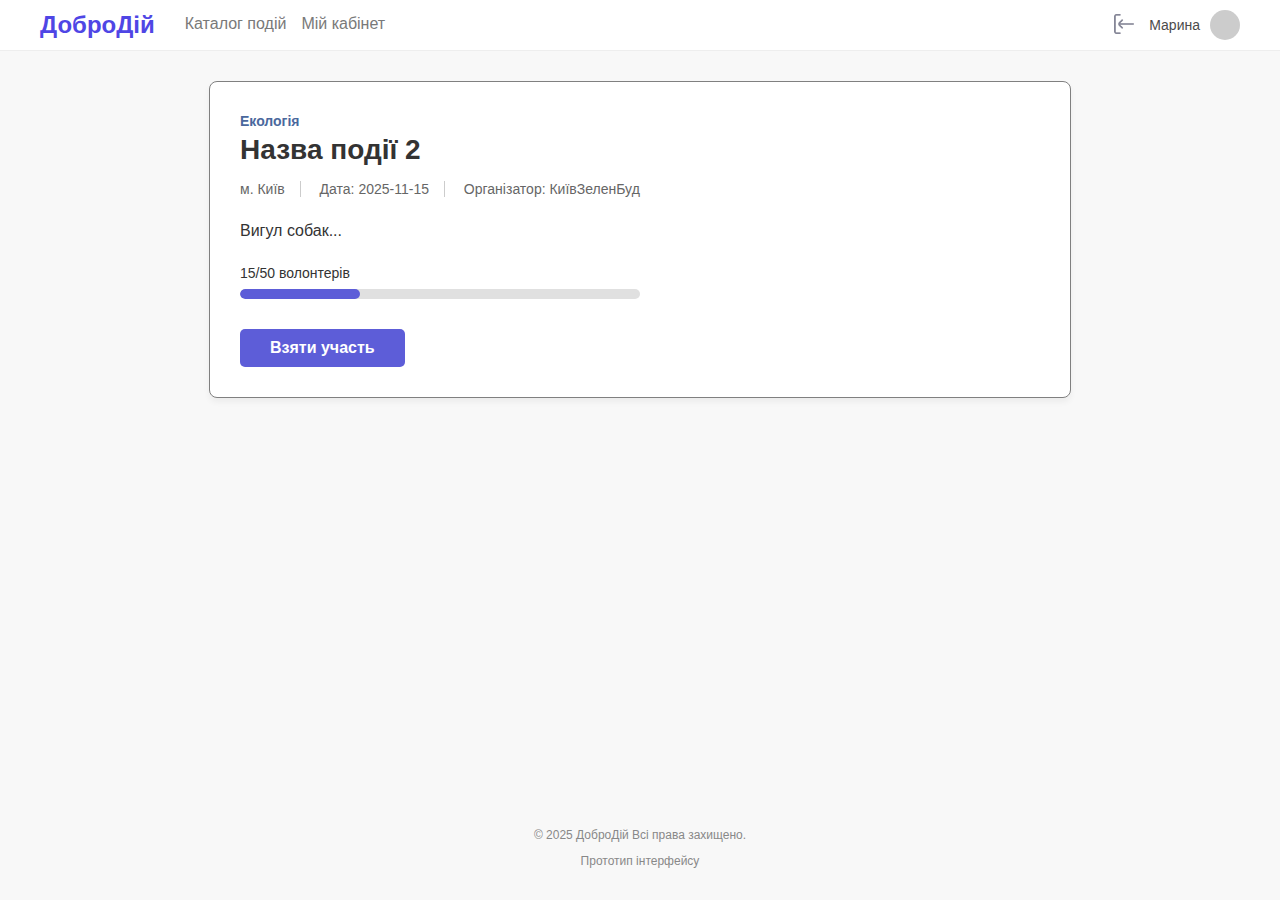
<file: проект/index8.html>
<!DOCTYPE html>
<html lang="uk">
<head>
    <meta charset="UTF-8">
    <meta name="viewport" content="width=device-width, initial-scale=1.0">
    <title>Назва події 2 - ДоброДій</title>
    <link rel="stylesheet" href="styles/styles6.css"> 
</head>
<body>

    <header class="header">
        <div class="container header-content">
            <a href="index3.html" class="logo">ДоброДій</a> 
            <nav class="main-nav">
                <a href="index3.html" class="nav-link">Каталог подій</a> 
                <a href="index4.html" class="nav-link">Мій кабінет</a>
            </nav>
            <div class="user-profile"> 
                <a href="index.html" class="action-link-icon" title="Вихід">
                    <img src="img/вихід.png" class="action-icon-img" alt="Вихід"> 
                </a> 
                <span class="username">Марина</span>
                <div class="user-avatar-small"></div>
            </div>
        </div>
    </header>

    <main class="main-content">
        <div class="container">
            <div class="event-detail-card">
                <span class="category-pill">Екологія</span>
                <h1 class="event-title-detail">Назва події 2</h1>
                
                <div class="event-meta">
                    <span class="meta-item">м. Київ</span>
                    <span class="meta-item">Дата: 2025-11-15</span>
                    <span class="meta-item">Організатор: КиївЗеленБуд</span>
                </div>
                
                <p class="event-description-detail">Вигул собак...</p>
                
                <div class="volunteer-progress-section">
                    <p class="progress-text">15/50 волонтерів</p>
                    <div class="progress-bar-container">
                        <div class="progress-bar-fill"></div>
                    </div>
                </div>

                <button class="join-button">Взяти участь</button>
            </div>
        </div>
    </main>

    <footer class="footer">
        <p>© 2025 ДоброДій Всі права захищено.</p>
        <p>Прототип інтерфейсу</p>
    </footer>

</body>
</html>
</file>
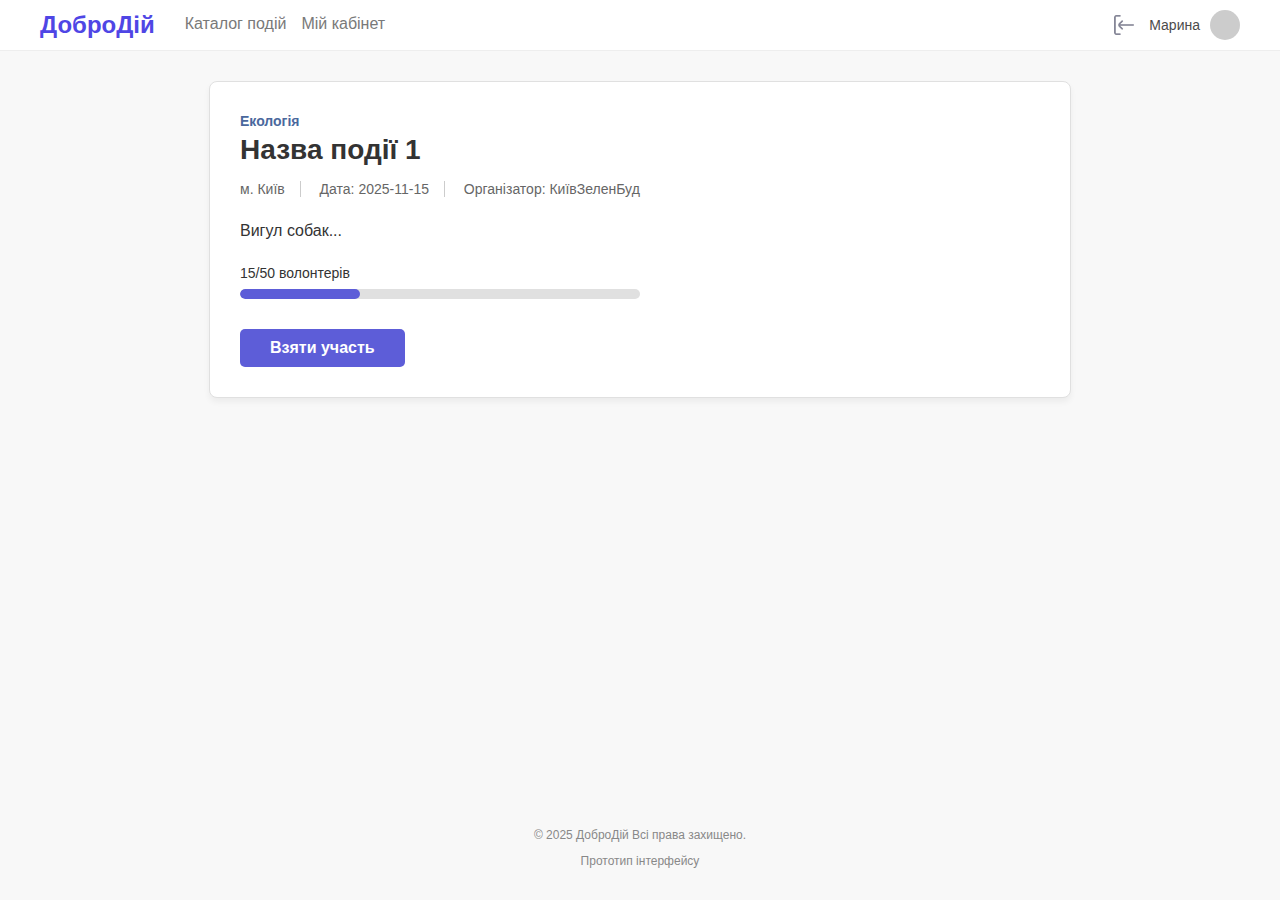
<file: проект/index9.html>
<!DOCTYPE html>
<html lang="uk">
<head>
    <meta charset="UTF-8">
    <meta name="viewport" content="width=device-width, initial-scale=1.0">
    <title>Назва події 1 - Деталі</title>
    <link rel="stylesheet" href="styles/styles7.css"> 
</head>
<body>

    <header class="header">
        <div class="container header-content">
            <a href="index3.html" class="logo">ДоброДій</a> 
            <nav class="main-nav">
                <a href="index3.html" class="nav-link">Каталог подій</a> 
                <a href="index4.html" class="nav-link">Мій кабінет</a>
            </nav>
            <div class="user-profile"> 
                <a href="index.html" class="action-link-icon" title="Вихід">
                    <img src="img/вихід.png" class="action-icon-img" alt="Вихід"> 
                </a> 
                <span class="username">Марина</span>
                <div class="user-avatar-small"></div>
            </div>
        </div>
    </header>

    <main class="main-content">
        <div class="container">
            <div class="event-detail-card">
                <span class="category-pill">Екологія</span>
                <h1 class="event-title-detail">Назва події 1</h1>
                
                <div class="event-meta">
                    <span class="meta-item">м. Київ</span>
                    <span class="meta-item">Дата: 2025-11-15</span>
                    <span class="meta-item">Організатор: КиївЗеленБуд</span>
                </div>
                
                <p class="event-description-detail">Вигул собак...</p>
                
                <div class="volunteer-progress-section">
                    <p class="progress-text">15/50 волонтерів</p>
                    <div class="progress-bar-container">
                        <div class="progress-bar-fill"></div>
                    </div>
                </div>

                <button class="join-button">Взяти участь</button>
            </div>
        </div>
    </main>

    <footer class="footer">
        <p>© 2025 ДоброДій Всі права захищено.</p>
        <p>Прототип інтерфейсу</p>
    </footer>

</body>
</html>
</file>
<file: проект/styles/styles.css>
/* Общие стили и сброс */
body {
    font-family: sans-serif; /* Замените на нужный шрифт, если он указан в Figma */
    margin: 0;
    padding: 0;
    background-color: #f8f8f8; /* Светлый фон для страницы */
    color: #333;
    display: flex; /* Для позиционирования футера внизу */
    flex-direction: column;
    min-height: 100vh;
}

.container {
    max-width: 1200px; /* Ограничение ширины контента */
    margin: 0 auto;
    padding: 0 20px;
}

/* --- 1. Стили шапки (Header) --- */
/* --- Оновлені стилі шапки (Header) --- */
.header {
    background-color: white;
    border-bottom: 1px solid #eee;
}

.header-content {
    /* Використовуємо flexbox для вирівнювання елементів */
    display: flex;
    align-items: center; /* Вирівнювання по вертикалі */
    padding: 15px 20px;
    max-width: 1200px;
    margin: 0 auto;
}

/* Стилі для ЛОГОТИПУ */
.logo {
    font-size: 24px;
    font-weight: bold;
    color: #4F46E5; /* Темно-синій/голубий колір, як на скріншоті */
    text-decoration: none; /* Прибираємо підкреслення, якщо це посилання */
    margin-right: 50px; /* Додаємо відступ після логотипу до меню */
}

/* Стилі для НАВІГАЦІЙНОГО МЕНЮ */
/* Стилі для НАВІГАЦІЙНОГО МЕНЮ */
.main-nav {
    display: flex; 
    gap: 20px; 
}

.nav-link {
    text-decoration: none;
    /* Змінюємо колір за замовчуванням на СВІТЛО-СІРИЙ (як "Головна") */
    color: #888; /* Світліший сірий колір */
    font-size: 16px;
    padding: 5px 0;
    
    cursor: default; 
    outline: none; 
    user-select: none; 
    
    border-bottom: 2px solid transparent; 
    transition: color 0.2s, border-bottom-color 0.2s;
}

/* Стиль для активного (поточного) елемента */
.nav-link.current {
    /* Робимо активний елемент ТЕМНО-СІРИМ (як "Мій кабінет") */
    color: #333; 
    font-weight: 500;
}

/* Ефект наведення (Hover) залишаємо, щоб він працював на неактивних посиланнях */
.nav-link:hover {
    color: #4a689d; 
    border-bottom-color: #4a689d; 
}

/* Стилі для КНОПКИ (якщо вона знаходиться значно правіше) */
/* Стилі для КНОПКИ (action-button) */
.action-button {
    background-color: #5d5dd8; /* Фіoлетова кнопка */
    color: white;
    border: none;
    padding: 8px 20px;
    border-radius: 5px;
    font-size: 14px;
    transition: background-color 0.3s;
    margin-left: auto; 
    
    /* --- ВИПРАВЛЕННЯ КУРСОРА І ФОКУСУ --- */
    outline: none; /* Видаляє стандартну рамку фокусу (яка може бути на кнопці) */
    user-select: none; /* Забороняє виділення тексту */
    cursor: pointer; /* Залишаємо курсор-руку, бо це кнопка */
    text-decoration: none; /* Видаляє підкреслення */

}

.action-button:hover {
    background-color: #4e4ecf;
}

/* --- 2. Стили основного контента (Main) --- */
.main-content {
    flex-grow: 1; /* Занимает все доступное вертикальное пространство */
    display: flex;
    justify-content: center;
    align-items: center; /* Центрирование по вертикали */
    text-align: center;
    padding: 40px 20px;
}

.login-box h1 {
    font-size: 32px;
    font-weight: 600;
    margin-bottom: 10px;
}

.login-box .subtitle {
    color: #666;
    margin-bottom: 30px;
    font-size: 16px;
}

.button-group {
    display: flex;
    flex-direction: column;
    align-items: center;
    gap: 15px; /* Расстояние между кнопками */
}

.btn {
    width: 300px; /* Фиксированная ширина для кнопок */
    padding: 12px 25px;
    font-size: 16px;
    border-radius: 5px;
    cursor: pointer;
    text-align: center;
    transition: background-color 0.3s, border-color 0.3s, color 0.3s;
    text-decoration: none; /* Прибирає підкреслення посилання */
    display: inline-block; /* Дозволяє застосовувати ширину і відступи до посилання */
}

.btn-primary {
    background-color: #5d5dd8; /* Фиолетовая заливка */
    color: white;
    border: 1px solid #5d5dd8;
}

.btn-primary:hover {
    background-color: #4e4ecf;
    border-color: #4e4ecf;
}

.btn-secondary {
    background-color: transparent;
    color: #5d5dd8; /* Фиолетовый текст */
    border: 1px solid #5d5dd8; /* Фиолетовая обводка */
}

.btn-secondary:hover {
    background-color: #f0f0ff; /* Слегка светлый фон при наведении */
}

/* --- 3. Стили подвала (Footer) --- */
.footer {
    padding: 20px;
    text-align: center;
    font-size: 12px;
    color: #888;
}
</file>
<file: проект/styles/styles7.css>
/* ======================================= */
/* ====== 1. ОБЩИЕ СТИЛИ И СБРОС СТИЛЕЙ ====== */
/* ======================================= */
body {
 font-family: sans-serif;
    margin: 0;
    padding: 0;
    background-color: #f8f8f8;
    color: #333;
    display: flex;
    flex-direction: column;
    min-height: 100vh;
}

.container {
    max-width: 1200px;
    margin: 0 auto;
    padding: 0 20px;
}

/* --- 2. СТИЛИ ШАПКИ (Header) --- */
.header {
    background-color: white;
    border-bottom: 1px solid #eee;
}

.header-content {
    display: flex;
    align-items: center; 
    justify-content: space-between;
    padding: 10px 20px;
}

.logo {
    font-size: 24px;
    font-weight: bold;
    color: #4F46E5;
    text-decoration: none;
}

.main-nav {
    display: flex;
    gap: 15px;
    margin-right: auto;
    margin-left: 30px;
}

.nav-link {
    text-decoration: none;
    color: #797979; 
    font-size: 16px;
    padding: 5px 0;
    cursor: default; 
    outline: none; 
    user-select: none; 
    border-bottom: 2px solid transparent; 
    transition: color 0.2s, border-bottom-color 0.2s;
}

.nav-link.current {
    color: #4b4b4b; 
    font-weight: 500;
}

.nav-link:hover {
    color: #4a689d; 
    border-bottom-color: #4a689d; 
}
/* Профіль користувача в шапці */
.user-profile {
    display: flex;
    align-items: center; 
    gap: 10px; 
    font-size: 14px;
    color: #4b4b4b;
}

.action-link-icon {
    text-decoration: none; 
    color: #797979; 
    padding-right: 5px; 
    height: 20px;
    width: 20px;
}

.action-icon-img {
    width: 20px;
    height: 20px;
    filter: invert(30%) sepia(50%) saturate(100%) hue-rotate(200deg); 
}

.user-avatar-small {
    width: 30px;
    height: 30px;
    border-radius: 50%;
    background-color: #ccc; 
}


/* -------------------------------------- */
/* ====== СТИЛІ ДЛЯ ДЕТАЛЬНОЇ КАРТКИ (Desktop-15) ====== */
/* -------------------------------------- */

.main-content {
    padding-top: 30px;
    flex-grow: 1;
}

.event-detail-card {
    background-color: white;
    /* ФИКС: Убираем синюю рамку */
    border: 1px solid #e0e0e0; 
    border-radius: 8px;
    padding: 30px;
    width: 100%;
    max-width: 800px;
    margin: 0 auto; /* Центрирование карточки */
    box-shadow: 0 4px 6px rgba(0, 0, 0, 0.05); /* Мягкая тень */
}

.category-pill {
    display: inline-block;
    font-size: 14px;
    font-weight: 600;
    color: #4a689d; 
    margin-bottom: 5px;
}

.event-title-detail {
    font-size: 28px;
    font-weight: 700;
    margin: 0 0 15px 0;
    color: #333;
}

.event-meta {
    font-size: 14px;
    color: #666;
    margin-bottom: 25px;
}

.meta-item:not(:last-child) {
    margin-right: 15px;
    padding-right: 15px;
    border-right: 1px solid #ccc; 
}

.event-description-detail {
    font-size: 16px;
    margin-bottom: 25px;
}

/* СТИЛИ ПРОГРЕС-БАРА */

.volunteer-progress-section {
    margin-bottom: 30px;
    max-width: 400px; 
}

.progress-text {
    font-size: 14px;
    color: #333;
    margin-bottom: 8px;
}

.progress-bar-container {
    width: 100%;
    height: 10px;
    background-color: #e0e0e0; 
    border-radius: 5px;
    overflow: hidden;
}

.progress-bar-fill {
    height: 100%;
    width: 30%; /* Пример: 15/50 = 30% */
    background-color: #5d5dd8; /* Фиолетовый цвет заполнения */
    border-radius: 5px;
}

/* СТИЛИ КНОПКИ "ВЗЯТИ УЧАСТЬ" */
.join-button {
    background-color: #5d5dd8;
    color: white;
    border: none;
    padding: 10px 30px;
    border-radius: 5px;
    cursor: pointer;
    font-size: 16px;
    font-weight: 600;
}


/* --- 3. СТИЛІ ПІДВАЛУ (Footer) --- */
.footer {
    padding: 20px;
    text-align: center;
    font-size: 12px;
    color: #888;
    margin-top: auto; 
}
</file>
<file: проект/styles/styles3.css>
/* ======================================= */
/* ====== 1. ОБЩИЕ СТИЛІ И СБРОС СТИЛЕЙ ====== */
/* ======================================= */
body {
 font-family: sans-serif;
    margin: 0;
    padding: 0;
    background-color: #f8f8f8;
    color: #333;
    display: flex;
    flex-direction: column;
    min-height: 100vh;
}

.container {
    max-width: 1200px;
    margin: 0 auto;
    padding: 0 20px;
}

/* --- 2. СТИЛИ ШАПКИ (Header) --- */
.header {
    background-color: white;
    border-bottom: 1px solid #eee;
}

.header-content {
    display: flex;
    align-items: center; 
    justify-content: space-between;
    padding: 10px 20px;
}

.logo {
    font-size: 24px;
    font-weight: bold;
    color: #4F46E5;
    text-decoration: none;
}

.main-nav {
    display: flex;
    gap: 15px;
    margin-right: auto;
    margin-left: 30px;
}

.nav-link {
    text-decoration: none;
    color: #797979; 
    font-size: 16px;
    padding: 5px 0;
    cursor: default; 
    outline: none; 
    user-select: none; 
    border-bottom: 2px solid transparent; 
    transition: color 0.2s, border-bottom-color 0.2s;
}

.nav-link.current {
    color: #4b4b4b; 
    font-weight: 500;
}

.nav-link:hover {
    color: #4a689d; 
    border-bottom-color: #4a689d; 
}
/* Профіль користувача в шапці */
.user-profile {
    display: flex;
    align-items: center; 
    gap: 10px; 
    font-size: 14px;
    color: #4b4b4b;
}

.action-link-icon {
    text-decoration: none; 
    color: #797979; 
    padding-right: 5px;
    height: 20px;
    width: 20px;
}

.action-icon-img {
    width: 20px;
    height: 20px;
    filter: invert(30%) sepia(50%) saturate(100%) hue-rotate(200deg); 
}

.user-avatar-small {
    width: 30px;
    height: 30px;
    border-radius: 50%;
    background-color: #ccc; 
}


/* ----------------------------------- */
/* --- 3. СТИЛІ КАТАЛОГУ І ФІЛЬТРІВ --- */
/* ----------------------------------- */

.page-title {
    font-size: 28px;
    font-weight: 700;
    margin-bottom: 20px;
}

.filter-section {
    border: 1px solid #e0e0e0;
    border-radius: 5px;
    margin-bottom: 30px;
    padding: 20px;
    background-color: white;
}

.filter-header {
    display: inline-flex;
    align-items: center;
    gap: 10px;
    font-size: 16px;
    font-weight: 500;
    cursor: pointer;
    /* Убираем нижнюю линию, так как фильтр скрыт */
}

/* Стиль для іконки фільтра */
.filter-icon-img {
    width: 20px;
    height: 20px;
    margin-right: 5px; 
    vertical-align: middle;
}

/* Випадаючий блок фільтрів */
.filter-dropdown {
    max-height: 0;
    opacity: 0;
    overflow: hidden;
    padding-top: 0; 
    transition: max-height 0.3s ease-in-out, opacity 0.3s ease-in-out, padding-top 0.3s ease-in-out;
}

.filter-dropdown.visible {
    max-height: 500px; 
    opacity: 1;
    padding-top: 15px; 
    border-top: 1px solid #e0e0e0; 
}

/* Рядки форми фільтрів */
.filter-row {
    display: flex;
    gap: 20px;
    margin-bottom: 15px;
}

.input-group {
    flex: 1;
}

.input-group label {
    display: block;
    font-size: 14px;
    color: #666;
    margin-bottom: 5px;
}

.input-group input,
.input-group select {
    width: 100%;
    padding: 8px 10px;
    border: 1px solid #ccc;
    border-radius: 5px;
    box-sizing: border-box;
    font-size: 16px;
}


/* --------------------------------- */
/* --- 4. СТИЛІ КАРТОК ПОДІЙ --- */
/* --------------------------------- */
.event-grid {
    display: grid;
    grid-template-columns: repeat(auto-fit, minmax(320px, 1fr));
    gap: 30px;
}

.event-card {
    background-color: white;
    border: 1px solid #e0e0e0;
    border-radius: 8px;
    padding: 20px;
    box-shadow: 0 2px 5px rgba(0, 0, 0, 0.05);
}

.card-header {
    display: flex;
    justify-content: space-between;
    margin-bottom: 10px;
    font-size: 14px;
}

.category {
    font-weight: 600;
    color: #4a689d; 
}

.date {
    color: #666;
}

.event-card-title {
    font-size: 20px;
    font-weight: 700;
    margin: 5px 0;
}

.location-org {
    font-size: 14px;
    color: #666;
    margin-bottom: 15px;
}

.card-footer {
    display: flex;
    justify-content: space-between;
    align-items: center;
    margin-top: 15px;
    padding-top: 10px;
    border-top: 1px solid #eee;
}

.volunteers {
    font-weight: 600;
    color: #5d5dd8; 
}

/* СТИЛЬ КНОПКИ ДЕТАЛЬНІШЕ (посилання) */
.details-button {
    text-decoration: none;
    display: inline-block;
    background-color: #5d5dd8; 
    color: white;
    border: none;
    padding: 8px 15px;
    border-radius: 5px;
    cursor: pointer;
    font-size: 14px;
    font-weight: 600;
    text-align: center;
}


/* --- 5. СТИЛІ ПІДВАЛУ (Footer) --- */
.footer {
    padding: 20px;
    text-align: center;
    font-size: 12px;
    color: #888;
    margin-top: auto; 
}
</file>
<file: проект/styles/styles8.css>
/* ======================================= */
/* ====== 1. ОБЩИЕ СТИЛІ И СБРОС СТИЛЕЙ ====== */
/* ======================================= */
body {
 font-family: sans-serif;
    margin: 0;
    padding: 0;
    background-color: #f8f8f8;
    color: #333;
    display: flex;
    flex-direction: column;
    min-height: 100vh;
}

.container {
    max-width: 1200px;
    margin: 0 auto;
    padding: 0 20px;
}

/* --- 2. СТИЛИ ШАПКИ (Header) --- */
.header {
    background-color: white;
    border-bottom: 1px solid #eee;
}

.header-content {
    display: flex;
    align-items: center; 
    justify-content: space-between;
    padding: 10px 20px;
}

.logo {
    font-size: 24px;
    font-weight: bold;
    color: #4F46E5;
    text-decoration: none;
}

.main-nav {
    display: flex;
    gap: 15px;
    margin-right: auto;
    margin-left: 30px;
}

.nav-link {
    text-decoration: none;
    color: #797979; 
    font-size: 16px;
    padding: 5px 0;
    cursor: default; 
    outline: none; 
    user-select: none; 
    border-bottom: 2px solid transparent; 
    transition: color 0.2s, border-bottom-color 0.2s;
}

.nav-link.current {
    color: #4b4b4b; 
    font-weight: 500;
}

.nav-link:hover {
    color: #4a689d; 
    border-bottom-color: #4a689d; 
}
/* Профіль користувача в шапці */
.user-profile {
    display: flex;
    align-items: center; 
    gap: 10px; 
    font-size: 14px;
    color: #4b4b4b;
}

.action-link-icon {
    text-decoration: none; 
    color: #797979; 
    padding-right: 5px;
    height: 20px;
    width: 20px;
}

.action-icon-img {
    width: 20px;
    height: 20px;
    filter: invert(30%) sepia(50%) saturate(100%) hue-rotate(200deg); 
}

.user-avatar-small {
    width: 30px;
    height: 30px;
    border-radius: 50%;
    background-color: #ccc; 
}

/* ----------------------------------- */
/* ====== 2. СТИЛИ КАБИНЕТА МОДЕРАТОРА ====== */
/* ----------------------------------- */

.main-content {
    padding-top: 30px;
}

.cabinet-layout {
    display: flex;
    gap: 30px;
    align-items: flex-start; 
}

.cabinet-tabs {
    flex-grow: 1;
    background-color: white;
    padding: 30px;
    border-radius: 8px;
    box-shadow: 0 2px 5px rgba(0, 0, 0, 0.05);
}

.mod-title {
    font-size: 24px;
    font-weight: 600;
    margin-top: 0;
    margin-bottom: 5px;
}

.mod-subtitle {
    font-size: 14px;
    color: #666;
    margin-bottom: 25px;
}

/* --- СТИЛИ БОКОВОГО МЕНЮ АДМИНА --- */

.sidebar {
    flex: 0 0 250px; 
    background-color: white;
    border-radius: 8px;
    padding: 10px 0;
    box-shadow: 0 2px 5px rgba(0, 0, 0, 0.05);
}

.cabinet-nav {
    display: flex;
    flex-direction: column;
}

.tab-link {
    display: flex;
    align-items: center;
    font-weight: 600;
    padding: 10px 20px;
    margin: 5px 0;
    text-decoration: none;
    color: #333;
    transition: background-color 0.2s;
}

/* Иконки в меню */
.menu-icon-img {
    width: 20px;
    height: 20px;
    margin-right: 10px;
    transition: filter 0.3s;
    flex-shrink: 0;
}

/* Активная вкладка */
.tab-link.active {
    background-color: #e6e6fa; 
    color: #4F46E5;
    border-radius: 8px; 
    margin: 5px 10px; 
    padding-left: 15px;
}

/* Динамическая стилизация иконки */
.tab-link:not(.active) .menu-icon-img {
    filter: grayscale(100%) brightness(0.5); /* Серый для неактивных */
}

.tab-link.active .menu-icon-img {
    /* ФИКС: ФИЛЬТР ДЛЯ ПОЛУЧЕНИЯ #4F46E5 */
    filter: invert(27%) sepia(85%) saturate(2200%) hue-rotate(240deg) brightness(1.1);
}

/* Стиль для скрытого/видимого контента (для JS) */
.tab-content {
    display: none;
}

.tab-content.active {
    display: block;
}

/* ----------------------------------- */
/* ====== 3. СТИЛИ КАРТОЧЕК МОДЕРАЦИИ ====== */
/* ----------------------------------- */

.moderation-card {
    display: flex;
    justify-content: space-between;
    align-items: center;
    background-color: white;
    border: 1px solid #dcdcdc;
    border-radius: 8px;
    padding: 15px 20px;
    margin-bottom: 15px;
}

/* Детали пользователя */
.user-details-mod {
    display: flex;
    align-items: center;
    gap: 15px;
    flex-grow: 1;
}

.user-avatar-mod {
    width: 60px;
    height: 60px;
    border-radius: 50%;
    overflow: hidden;
    flex-shrink: 0;
}

.mod-avatar {
    width: 100%;
    height: 100%;
    object-fit: cover;
}

.mod-name {
    display: block;
    font-weight: 700;
    font-size: 18px;
    color: #333;
    margin-bottom: 5px;
}

.mod-ip-reason {
    font-size: 14px;
    color: #666;
    margin: 0;
}

/* Карточка события: используется на вкладке Модерация событий */
.event-moderation-card {
    align-items: center; 
    flex-direction: row; 
}

.event-mod-details {
    flex-grow: 1; 
    margin-right: 20px;
}

.event-mod-forum {
    font-size: 16px;
    font-weight: 600;
    margin: 0 0 5px 0;
}

.event-mod-organizer {
    font-size: 14px;
    color: #666;
    margin: 0;
}


/* Кнопки действий */
.mod-actions {
    display: flex;
    gap: 10px;
    flex-shrink: 0;
}

.mod-btn {
    padding: 8px 15px;
    border: none;
    border-radius: 5px;
    cursor: pointer;
    font-size: 14px;
    font-weight: 600;
    transition: background-color 0.2s;
}

.btn-mod-reject {
    background-color: #ff4d4f; /* Красный */
    color: white;
}

.btn-mod-approve {
    background-color: #52c41a; /* Зеленый */
    color: white;
}

/* --------------------------------- */
/* --- 4. СТИЛИ ПОДВАЛА (FOOTER) --- */
/* --------------------------------- */
.footer {
    padding: 20px;
    text-align: center;
    font-size: 12px;
    color: #888;
    margin-top: auto; 
}
</file>
<file: проект/styles/styles2.css>
/* Общие стили и сброс */
body {
    font-family: sans-serif;
    margin: 0;
    padding: 0;
    background-color: #f8f8f8;
    color: #333;
    display: flex;
    flex-direction: column;
    min-height: 100vh;
}

.container {
    max-width: 1200px;
    margin: 0 auto;
    padding: 0 20px;
}

/* --------------------------------- */
/* --- 1. СТИЛІ ШАПКИ (HEADER) --- */
/* --------------------------------- */
.header {
    background-color: white;
    border-bottom: 1px solid #eee;
}

.header-content {
    display: flex;
    align-items: center; 
    padding: 15px 20px;
}

/* ЛОГОТИП */
.logo {
    font-size: 24px;
    font-weight: bold;
    color: #4F46E5;
    text-decoration: none;
    margin-right: 20px; /* Мінімальний відступ до меню */
}

/* НАВІГАЦІЙНЕ МЕНЮ */
.main-nav {
    display: flex; 
    gap: 15px; /* Мінімальний проміжок між посиланнями */
    margin-right: auto; /* Відсуває кнопку вправо */
}

.nav-link {
    text-decoration: none;
    /* Неактивний колір (як "Головна") */
    color: #797979; 
    font-size: 14px;
    padding: 5px 0;
    
    /* Виправлення: Видалення курсора вводу та рамки фокусу */
    cursor: default; 
    outline: none; 
    user-select: none; 
    
    border-bottom: 2px solid transparent; 
    transition: color 0.2s, border-bottom-color 0.2s;
}

/* Активний елемент */
.nav-link.current {
    /* Активний колір (як "Мій кабінет") */
    color: #4b4b4b; 
    font-weight: 500;
}

/* Ефект наведення (Hover) */
.nav-link:hover {
    color: #4a689d; 
    border-bottom-color: #4a689d; 
}

/* Стилі для КНОПКИ "Увійти" (ОНОВЛЕНО) */
.action-button {
    background-color: #5d5dd8;
    color: white;
    border: none;
    padding: 8px 20px;
    border-radius: 5px;
    font-size: 14px;
    transition: background-color 0.3s;
    margin-left: auto;
    
    /* НОВЕ: для коректного відображення посилання як кнопки */
    text-decoration: none; /* Видаляє підкреслення */
    display: inline-block; /* Дозволяє застосовувати paddings та border-radius */
    
    /* Виправлення: Видалення курсора вводу та рамки фокусу */
    outline: none; 
    user-select: none; 
    cursor: pointer;
}

.action-button:hover {
    background-color: #4e4ecf;
}

/* -------------------------------------- */
/* --- 2. СТИЛІ ОСНОВНОГО КОНТЕНТУ --- */
/* -------------------------------------- */
.main-content {
    flex-grow: 1;
    display: flex;
    justify-content: center;
    align-items: center; 
    text-align: center;
    padding: 40px 20px;
}

.verification-box h1 {
    font-size: 32px;
    font-weight: 600;
    margin-bottom: 5px;
}

.verification-subtitle {
    color: #666;
    margin-bottom: 40px;
    font-size: 16px;
}

.button-group {
    display: flex;
    flex-direction: column;
    align-items: center;
    gap: 15px;
}

/* ОСНОВНІ СТИЛІ КНОПОК */
.btn {
    width: 300px;
    padding: 12px 25px;
    font-size: 16px;
    border-radius: 5px;
    cursor: pointer;
    text-align: center;
    transition: background-color 0.3s, border-color 0.3s, color 0.3s;
    /* Виправлення: Видалення курсора вводу та рамки фокусу */
    outline: none; 
    user-select: none; 
    text-decoration: none; /* ВИДАЛЯЄ підкреслення посилання */
    display: inline-block; /* ДОЗВОЛЯЄ посиланню займати фіксовану ширину і висоту */
}

.btn-primary {
    background-color: #5d5dd8; 
    color: white;
    border: 1px solid #5d5dd8;
}

.btn-secondary {
    background-color: transparent;
    color: #5d5dd8; 
    border: 1px solid #5d5dd8; 
}

/* --------------------------------- */
/* --- 3. СТИЛІ ПІДВАЛУ (FOOTER) --- */
/* --------------------------------- */
.footer {
    padding: 20px;
    text-align: center;
    font-size: 12px;
    color: #888;
}
</file>
<file: проект/styles/styles4.css>
/* ======================================= */
/* ====== 1. ЗАГАЛЬНІ СТИЛІ ТА СКИНАННЯ ====== */
/* ======================================= */
body {
    font-family: sans-serif;
    margin: 0;
    padding: 0;
    background-color: #f8f8f8;
    color: #333;
    display: flex;
    flex-direction: column;
    min-height: 100vh;
}

.container {
    max-width: 1200px;
    margin: 0 auto;
    padding: 0 20px;
}

/* --------------------------------- */
/* --- 2. СТИЛІ ШАПКИ (HEADER) --- */
/* --------------------------------- */
.header {
    background-color: white;
    border-bottom: 1px solid #eee;
}

.header-content {
    display: flex;
    align-items: center; 
    padding: 10px 20px;
}

/* ЛОГОТИП */
.logo {
    font-size: 24px;
    font-weight: bold;
    color: #4F46E5;
    text-decoration: none;
    margin-right: 30px; 
}

/* НАВІГАЦІЯ В ШАПЦІ (ОДНОСТРОЧНАЯ, ФІОЛЕТОВА) */
.main-nav {
    display: flex; 
    gap: 15px; 
    margin-right: auto;
}

.nav-link {
    text-decoration: none;
    color: #797979; 
    font-size: 16px;
    padding: 5px 0;
    cursor: default; 
    outline: none; 
    user-select: none; 
    border-bottom: 2px solid transparent; 
    transition: color 0.2s, border-bottom-color 0.2s;
}

.nav-link.current {
    color: #4b4b4b; 
    font-weight: 500;
}

.nav-link:hover {
    color: #4a689d; 
    border-bottom-color: #4a689d; 
}
/* ІНФОРМАЦІЯ ТА ДІЇ КОРИСТУВАЧА */
.user-actions {
    display: flex;
    align-items: center; 
    gap: 10px; 
    font-size: 14px;
    color: #4b4b4b;
}
.action-icon-img {
    width: 20px;
    height: 18px;
    vertical-align: middle;
    filter: invert(30%) sepia(50%) saturate(100%) hue-rotate(200deg); 
    /* Фільтр інвертує, щоб імітувати сірий колір, як на вашому зображенні */
}

.action-link-icon {
    text-decoration: none; 
    cursor: pointer; 
    color: inherit; 
    display: flex;
    align-items: center;
}

/* СТИЛІ ДЛЯ ІМІТАЦІЇ ІКОНКИ EJECT */
.eject-icon-simulated {
    width: 22px;
    height: 22px;
    background-color: #4a82ff;
    border-radius: 4px;
    position: relative;
    cursor: pointer;
    transition: background-color 0.2s;
}

.eject-icon-simulated::before {
    content: '';
    position: absolute;
    top: 5px;
    left: 50%;
    transform: translateX(-50%);
    width: 0;
    height: 0;
    border-left: 5px solid transparent;
    border-right: 5px solid transparent;
    border-bottom: 5px solid white;
}

.eject-icon-simulated::after {
    content: '';
    position: absolute;
    bottom: 6px;
    left: 4px;
    right: 4px;
    height: 2px;
    background-color: white;
    border-radius: 1px;
}

.user-avatar-small {
    width: 30px;
    height: 30px;
    border-radius: 50%;
    background-color: #ccc; 
}

/* ----------------------------------- */
/* --- 3. ЛЕЙАУТ ОСОБИСТОГО КАБІНЕТУ --- */
/* ----------------------------------- */
.cabinet-layout {
    display: flex;
    gap: 30px;
    padding-top: 30px;
    padding-bottom: 50px;
    align-items: flex-start; 
}

/* ----------------------------------- */
/* --- 4. БІЧНЕ МЕНЮ (SIDEBAR) --- */
/* ----------------------------------- */
.sidebar {
    flex: 0 0 250px; 
    background-color: white;
    border-radius: 5px;
    height: fit-content; 
    box-shadow: 0 2px 5px rgba(0, 0, 0, 0.05);
}

.cabinet-nav {
    display: flex;
    flex-direction: column;
}

.tab-link {
    text-decoration: none;
    color: #333;
    padding: 10px 20px;
    font-size: 16px;
    display: flex;
    align-items: center;
    transition: background-color 0.2s;
    cursor: pointer;
    position: relative;
}

.tab-link:hover {
    background-color: #f0f0f0;
}

.tab-link.active {
    background-color: #e6e6fa; 
    font-weight: 600;
}

.tab-link::before {
    content: attr(data-icon);
    margin-right: 10px;
    color: #5d5dd8; 
    font-size: 18px; 
}

.tab-link.alert::after {
    content: '1';
    background-color: #ff4d4f; 
    color: white;
    border-radius: 50%;
    font-size: 12px;
    padding: 2px 6px;
    margin-left: auto;
}
/* Іконки в меню */
.tab-link img {
    width: 20px;  
    height: 20px;
    margin-right: 10px; 
    flex-shrink: 0; 
    transition: filter 0.3s ease; 
}

/* 1. СТИЛЬ НЕАКТИВНОЇ ІКОНКИ */
.tab-link:not(.active) img {
    filter: grayscale(100%) brightness(0.5); 
}

/* 2. СТИЛЬ АКТИВНОЇ ІКОНКИ (ФІОЛЕТОВИЙ #4F46E5) */
.tab-link.active img {
    filter: invert(27%) sepia(85%) saturate(2200%) hue-rotate(240deg) brightness(1.1);
}

/* ----------------------------------- */
/* --- 5. КОНТЕНТ ВКЛАДОК (TABS) --- */
/* ----------------------------------- */
.cabinet-tabs {
    flex-grow: 1;
    background-color: white;
    padding: 30px;
    border-radius: 5px;
    box-shadow: 0 2px 5px rgba(0, 0, 0, 0.05);
}

.tab-content {
    display: none; 
}

.tab-content.active {
    display: block; 
}

.cabinet-tabs h2 {
    font-size: 24px;
    font-weight: 600;
    margin-top: 0;
    margin-bottom: 30px;
}

/* Стилі для ПРОФІЛЮ (Вкладка 1) */
.profile-card {
    text-align: center;
    padding-top: 20px;
}

.profile-avatar-placeholder {
    width: 80px;
    height: 80px;
    background-color: #ccc;
    border-radius: 50%;
    margin: 0 auto 15px auto; 
}

.profile-card .description {
    color: #666;
    margin-bottom: 30px;
}

.input-group {
    margin-bottom: 20px;
    text-align: center;
}

.input-group label {
    display: block;
    font-size: 12px;
    color: #666;
    margin-bottom: 2px;
    text-align: center;
}

.input-group input {
    width: 350px; 
    padding: 8px 10px; 
    border: 1px solid #ccc;
    border-radius: 5px;
    box-sizing: border-box;
    font-size: 16px;
    margin: 0 auto; 
    display: block;
}

.save-button {
    background-color: #5d5dd8;
    color: white;
    border: none;
    padding: 10px 25px;
    border-radius: 5px;
    cursor: pointer;
    font-size: 16px;
    margin-top: 20px;
}

/* Стилі для МОЇХ ПОДІЙ (Вкладка 2) */
.event-item-card {
    display: flex;
    justify-content: space-between;
    align-items: center;
    background-color: #fff;
    border: 1px solid #eee;
    padding: 15px 20px;
    margin-bottom: 15px;
    border-radius: 5px;
}

.event-title {
    font-size: 18px;
    font-weight: 600;
    margin: 0;
}

.event-date {
    font-size: 14px;
    color: #666;
    margin: 5px 0 0 0;
}

.event-actions {
    display: flex;
    align-items: center;
    gap: 10px;
}

.event-status {
    padding: 5px 10px;
    border-radius: 5px;
    font-size: 13px;
    font-weight: 600;
    white-space: nowrap;
}

.status-confirmed {
    background-color: #e0f2f1; 
    color: #00897b; 
}

.status-completed {
    background-color: #e6e6fa; 
    color: #5d5dd8; 
}

.review-button {
    background-color: #5d5dd8;
    color: white;
    border: none;
    padding: 8px 15px;
    border-radius: 5px;
    cursor: pointer;
    font-size: 14px;
    outline: none;
    user-select: none;
}

/* Стилі для АЧІВОК (Вкладка 3) */
.ranks-container {
    display: flex;
    gap: 15px;
}

.rank-button {
    background-color: #f0f0f0;
    color: #333;
    border: 1px solid #ccc;
    padding: 10px 20px;
    border-radius: 5px;
    cursor: pointer;
    font-size: 16px;
}

.rank-button.active-rank {
    background-color: #5d5dd8;
    color: white;
    border-color: #5d5dd8;
}

/* Стилі для СПОВІЩЕНЬ (Вкладка 4) */
.notifications-container {
    padding-top: 10px;
}

.notification {
    padding: 15px;
    margin-bottom: 15px;
    border-radius: 5px;
    font-size: 16px;
    font-weight: 500;
}

.notification-primary {
    background-color: #e6e6fa; 
    color: #333;
    border: 1px solid #c0c0e0;
}

.notification-secondary {
    background-color: white;
    color: #333;
    border: 1px solid #ccc;
}


/* --------------------------------- */
/* --- 6. СТИЛІ ПІДВАЛУ (FOOTER) --- */
/* --------------------------------- */
.footer {
    padding: 20px;
    text-align: center;
    font-size: 12px;
    color: #888;
    margin-top: auto; 
}

/* ======================================= */
/* ====== СТИЛІ МОДАЛЬНОГО ВІКНА (POP-UP) ====== */
/* ======================================= */
.modal-overlay {
    display: none; 
    position: fixed;
    z-index: 1000; 
    left: 0;
    top: 0;
    width: 100%;
    height: 100%;
    overflow: auto;
    background-color: rgba(0, 0, 0, 0.4); 
    align-items: center;
    justify-content: center;
}

.modal-overlay.open {
    display: flex; 
}

.modal-content {
    background-color: white;
    margin: auto;
    padding: 30px;
    border-radius: 8px;
    width: 90%;
    max-width: 500px; 
    box-shadow: 0 5px 15px rgba(0, 0, 0, 0.3);
    position: relative;
}

.close-button {
    color: #aaa;
    position: absolute;
    top: 10px;
    right: 20px;
    font-size: 28px;
    font-weight: bold;
    cursor: pointer;
}

.modal-title {
    font-size: 20px;
    font-weight: 600;
    margin-top: 0;
    margin-bottom: 30px;
}

.rating-section, .comment-section {
    margin-bottom: 20px;
}

.comment-section textarea {
    width: 100%;
    padding: 10px;
    border: 1px solid #ccc;
    border-radius: 5px;
    box-sizing: border-box;
    resize: none;
    font-size: 16px;
}

.modal-submit-button {
    background-color: #5d5dd8;
    color: white;
    border: none;
    padding: 10px 25px;
    border-radius: 5px;
    cursor: pointer;
    font-size: 16px;
    display: block;
    margin-left: auto; 
}

.stars {
    display: flex;
    flex-direction: row-reverse; 
    justify-content: flex-start;
    margin-top: 5px;
}

.stars input[type="radio"] {
    display: none;
}

.stars label {
    font-size: 30px;
    color: #ccc; 
    cursor: pointer;
    transition: color 0.2s;
}

.stars input:checked ~ label, 
.stars label:hover, 
.stars label:hover ~ label {
    color: #5d5dd8; 
}
</file>
<file: проект/styles/styles5.css>
/* ======================================= */
/* ====== 1. ЗАГАЛЬНІ СТИЛІ ТА СКИНАННЯ ====== */
/* ======================================= */
body {
  font-family: sans-serif;
    margin: 0;
    padding: 0;
    background-color: #f8f8f8;
    color: #333;
    display: flex;
    flex-direction: column;
    min-height: 100vh;
}

.container {
    max-width: 1200px;
    margin: 0 auto;
    padding: 0 20px;
}

input, textarea, select, button {
    font-family: inherit;
    font-weight: inherit;
    font-size: inherit;
    line-height: inherit;
}

/* --------------------------------- */
/* --- 2. СТИЛІ ШАПКИ (HEADER) --- */
/* --------------------------------- */
.header {
    background-color: white;
    border-bottom: 1px solid #eee;
}

.header-content {
    display: flex;
    align-items: center; 
    padding: 10px 20px;
}

.logo {
    font-size: 24px;
    font-weight: bold;
    color: #4F46E5;
    text-decoration: none;
    margin-right: 30px; 
}
/* НАВІГАЦІЯ В ШАПЦІ */
.main-nav {
    display: flex; 
    gap: 15px; 
    margin-right: auto;
}

.nav-link {
    text-decoration: none;
    color: #797979; 
    font-size: 16px;
    padding: 5px 0;
    cursor: default; 
    outline: none; 
    user-select: none; 
    border-bottom: 2px solid transparent; 
    transition: color 0.2s, border-bottom-color 0.2s;
}

.nav-link.current {
    color: #4b4b4b; 
    font-weight: 500;
}

.nav-link:hover {
    color: #4a689d; 
    border-bottom-color: #4a689d; 
}

/* ІНФОРМАЦІЯ ТА ДІЇ КОРИСТУВАЧА */
.user-profile {
    display: flex;
    align-items: center; 
    gap: 10px; 
    font-size: 14px;
    color: #4b4b4b;
}

.action-link-icon {
    text-decoration: none; 
    cursor: pointer; 
    color: inherit; 
    display: flex;
    align-items: center;
}

.action-icon-img {
    width: 20px;
    height: 20px;
    vertical-align: middle;
    filter: invert(30%) sepia(50%) saturate(100%) hue-rotate(200deg); 
}

.user-avatar-small {
    width: 30px;
    height: 30px;
    border-radius: 50%;
    background-color: #ccc; 
}


/* ----------------------------------- */
/* --- 3. ЛЕЙАУТ КАБІНЕТУ --- */
/* ----------------------------------- */
.main-content {
    padding-top: 30px;
}

.cabinet-layout {
    display: flex;
    gap: 30px;
    padding-bottom: 50px;
    align-items: flex-start; 
}

.cabinet-tabs {
    flex-grow: 1;
    background-color: white;
    padding: 30px;
    border-radius: 5px;
    box-shadow: 0 2px 5px rgba(0, 0, 0, 0.05);
}

.cabinet-tabs h2 {
    font-size: 24px;
    font-weight: 600;
    margin-top: 0;
    margin-bottom: 30px;
}

/* ----------------------------------- */
/* --- 4. БІЧНЕ МЕНЮ (SIDEBAR) --- */
/* ----------------------------------- */
.sidebar {
    flex: 0 0 250px; 
    background-color: white;
    border-radius: 8px; 
    height: fit-content; 
    box-shadow: 0 2px 5px rgba(0, 0, 0, 0.05);
    padding: 10px 0; 
}

.cabinet-nav {
    display: flex;
    flex-direction: column;
}

.tab-link {
    text-decoration: none;
    color: #333;
    padding: 10px 20px;
    margin: 5px 0; 
    font-size: 16px;
    display: flex;
    align-items: center;
    transition: background-color 0.2s, color 0.3s;
    cursor: pointer;
    font-weight: 600;
}

.tab-link:hover {
    background-color: #f0f0f5; 
}

/* СТИЛЬ АКТИВНОЇ ВКЛАДКИ */
.tab-link.active {
    background-color: #ede9fe; 
    color: #4F46E5; /* Єдиний темно-фіолетовий колір тексту */
    border-radius: 6px; 
    margin-right: 10px;
    margin-left: 10px;
    padding-left: 15px; 
}

/* Іконки в меню */
.tab-link img {
    width: 20px;  
    height: 20px;
    margin-right: 10px; 
    flex-shrink: 0; 
    transition: filter 0.3s ease; 
}

/* 1. СТИЛЬ НЕАКТИВНОЇ ІКОНКИ */
.tab-link:not(.active) img {
    filter: grayscale(100%) brightness(0.5); 
}

/* 2. СТИЛЬ АКТИВНОЇ ІКОНКИ (ФІОЛЕТОВИЙ #4F46E5) */
.tab-link.active img {
    filter: invert(27%) sepia(85%) saturate(2200%) hue-rotate(240deg) brightness(1.1);
}


/* Стилі для прихованого/видимого контенту */
.tab-content {
    display: none;
}
.tab-content.active {
    display: block;
}


/* ----------------------------------- */
/* --- 5. СТИЛІ СТАТИСТИКИ (Вкладка 1) --- */
/* ----------------------------------- */

.stats-grid {
    display: flex;
    gap: 15px;
    margin-bottom: 30px;
}

.stat-card {
    flex: 1;
    background-color: white; 
    border: 1px solid #eee; 
    border-radius: 8px;
    padding: 20px;
    text-align: left; 
    box-shadow: 0 2px 4px rgba(0, 0, 0, 0.03); 
    min-width: 120px;

    display: flex; 
    flex-direction: column; 
    align-items: flex-start; 
}

/* Контейнер для іконки (фіолетовий фон) */
.stat-icon-container {
    background-color: #e6e6fa; 
    border-radius: 8px; 
    padding: 10px; 
    margin-bottom: 15px;
    width: 35px; 
    height: 35px; 
    display: flex;
    justify-content: center;
    align-items: center;
}

/* Стиль для IMG-іконок всередині контейнера */
.stat-icon-img {
    width: 100%; 
    height: 100%; 
}

.stat-label {
    display: block;
    font-size: 14px;
    color: #666; 
    margin-bottom: 5px; 
}

.stat-value {
    display: block;
    font-size: 24px; 
    font-weight: 700;
    color: #333; 
    margin-bottom: 0;
}

.stat-details, .stat-reviews {
    border: 1px solid #eee;
    padding: 15px 20px;
    border-radius: 8px;
    margin-bottom: 20px;
    background-color: white;
}

.stat-detail-header {
    font-weight: 600;
    font-size: 16px;
    margin-top: 0;
    margin-bottom: 5px;
}

.stat-detail-text {
    font-size: 16px; 
    color: #333;
    margin-top: 0;
    margin-bottom: 20px; 
}

.review-count {
    font-size: 20px; 
    font-weight: 700;
    color: #333;
    margin-top: 5px;
}

/* КАРТКИ ВІДГУКІВ */
.stat-reviews {
    padding: 10px 15px; 
}

.review-card {
    display: flex;
    align-items: center;
    justify-content: space-between;
    background-color: white;
    border: 1px solid #dcdcdc; 
    border-radius: 8px;
    padding: 10px 15px;
    margin-bottom: 10px;
}

.review-avatar {
    width: 40px;
    height: 40px;
    border-radius: 50%;
    background-color: #ccc; 
    flex-shrink: 0; 
    margin-right: 15px;
}

.review-content {
    flex-grow: 1; 
    margin-right: 15px;
}

.review-name {
    display: block;
    font-weight: 600;
    font-size: 16px;
    color: #333;
}

.review-text {
    font-size: 14px;
    color: #666;
    margin: 3px 0 0 0; 
    overflow: hidden;
    text-overflow: ellipsis; 
    white-space: nowrap;
}

.review-rating {
    font-weight: 600;
    font-size: 16px;
    color: #333;
    flex-shrink: 0; 
}


/* ----------------------------------- */
/* --- 6. СТИЛІ КЕРУВАННЯ ПОДІЯМИ (Вкладка 2) --- */
/* ----------------------------------- */
.event-management-card {
    display: block; 
    border: 1px solid #eee;
    padding: 15px 20px;
    border-radius: 8px;
    margin-bottom: 15px;
    background-color: white;
}

.management-buttons {
    display: flex;
    flex-direction: row; 
    gap: 10px;
    margin-top: 15px;
    white-space: nowrap; 
}

.management-btn {
    border: none; 
    color: white; 
    padding: 8px 12px; 
    border-radius: 5px;
    cursor: pointer;
    font-size: 14px;
    transition: background-color 0.2s;
    position: relative;
    text-align: center;
    
    display: inline-flex; 
    align-items: center;
    justify-content: center;
}

.management-btn img {
    filter: brightness(0) invert(1); 
    margin-right: 5px; 
    width: 16px; 
    height: 16px;
}

.btn-light-purple {
    background-color: #e6e6fa; 
    color: #5d5dd8; 
}
.btn-light-purple img {
    filter: none;
}

.btn-dark-purple {
    background-color: #5d5dd8;
    color: white;
}

.btn-red-filled {
    background-color: #ff4d4f;
    color: white;
}


/* ----------------------------------- */
/* --- 7. СТИЛІ СТВОРЕННЯ ПОДІЇ (Вкладка 3) --- */
/* ----------------------------------- */
.create-event-form {
    padding-top: 20px;
    width: 100%;
}

.form-row {
    display: flex;
    gap: 20px;
    margin-bottom: 20px;
}

/* ОСНОВНА ЛОГІКА: Label над Input (ВЕРТИКАЛЬНА) */
.input-group {
    display: block; 
    margin-bottom: 20px;
    flex: 1 1 0%; 
}

.input-group label {
    display: block; 
    font-size: 14px;
    color: #333;
    font-weight: 500;
    margin-bottom: 5px; 
    margin-right: 0; 
    text-align: left; 
    min-width: auto;
    width: auto;
}

.input-group input, 
.input-group textarea {
    width: 100%; 
    flex-grow: 0; 
    padding: 10px;
    border: 1px solid #ccc;
    border-radius: 5px;
    box-sizing: border-box;
    font-size: 16px;
    margin-top: 0; 
}

.form-row .input-group {
    flex: 1; 
    display: block;
}

.submit-event-button {
    background-color: #5d5dd8;
    color: white;
    border: none;
    padding: 10px 25px;
    border-radius: 5px;
    cursor: pointer;
    font-size: 16px;
    display: block;
    margin-left: auto; 
    margin-right: 0;
}


/* --------------------------------- */
/* --- 8. СТИЛІ ПІДВАЛУ (FOOTER) --- */
/* --------------------------------- */
.footer {
    padding: 20px;
    text-align: center;
    font-size: 12px;
    color: #888;
    margin-top: auto; 
}


/* ======================================= */
/* ====== СТИЛІ МОДАЛЬНОГО ВІКНА ЗАЯВОК (ФИКС ЦЕНТРИРОВАНИЯ) ====== */
/* ======================================= */

.modal-overlay-applications {
    display: none; 
    position: fixed;
    z-index: 1000; 
    left: 0;
    top: 0;
    width: 100%;
    height: 100%;
    overflow: auto;
    background-color: rgba(0, 0, 0, 0.3); 
    
    align-items: center; 
    justify-content: center; 
}

.modal-overlay-applications.open {
    display: flex; 
}

.modal-content-applications {
    background-color: white;
    padding: 30px;
    border-radius: 8px;
    width: 90%;
    max-width: 650px; 
    box-shadow: 0 5px 15px rgba(0, 0, 0, 0.3);
    position: relative;
    margin: auto; 
}

.close-button-applications {
    color: #aaa;
    position: absolute;
    top: 10px;
    right: 20px;
    font-size: 28px;
    font-weight: bold;
    cursor: pointer;
}

.modal-title {
    font-size: 20px;
    font-weight: 600;
    margin-top: 0;
    margin-bottom: 20px;
}

/* СТИЛІ КАРТОК ВОЛОНТЕРІВ */
.applications-list {
    display: flex;
    flex-direction: column;
    gap: 10px;
}

.application-card {
    display: flex;
    justify-content: space-between;
    align-items: center;
    border: 1px solid #dcdcdc; 
    border-radius: 8px;
    padding: 10px 15px;
    background-color: white;
}

.volunteer-info {
    display: flex;
    align-items: center;
    gap: 15px;
}

.volunteer-avatar-placeholder {
    width: 50px;
    height: 50px;
    border-radius: 50%;
    background-color: #ccc;
    overflow: hidden;
    flex-shrink: 0;
}

.volunteer-avatar {
    width: 100%;
    height: 100%;
    object-fit: cover;
}

.volunteer-details {
    display: flex;
    flex-direction: column;
}

.volunteer-name {
    font-weight: 600;
    font-size: 16px;
    color: #333;
}

.volunteer-rating-text {
    font-size: 14px;
    color: #666;
}

.application-actions {
    display: flex;
    gap: 10px;
}

.app-btn {
    padding: 8px 15px;
    border: none;
    border-radius: 5px;
    cursor: pointer;
    font-size: 14px;
    transition: background-color 0.2s;
    font-weight: 600;
}

.app-reject {
    background-color: #f7e0e4; 
    color: #ff4d4f; 
}

.app-approve {
    background-color: #e5f5e5; 
    color: #52c41a; 
}
</file>
<file: проект/styles/styles6.css>
/* ======================================= */
/* ====== 1. ОБЩИЕ СТИЛИ И СБРОС СТИЛЕЙ ====== */
/* ======================================= */
body {
   font-family: sans-serif;
    margin: 0;
    padding: 0;
    background-color: #f8f8f8;
    color: #333;
    display: flex;
    flex-direction: column;
    min-height: 100vh;
}

.container {
    max-width: 1200px;
    margin: 0 auto;
    padding: 0 20px;
}

/* --- 2. СТИЛИ ШАПКИ (Header) --- */
.header {
    background-color: white;
    border-bottom: 1px solid #eee;
}

.header-content {
    display: flex;
    align-items: center; 
    justify-content: space-between;
    padding: 10px 20px;
}

.logo {
    font-size: 24px;
    font-weight: bold;
    color: #4F46E5;
    text-decoration: none;
}

.main-nav {
    display: flex;
    gap: 15px;
    margin-right: auto;
    margin-left: 30px;
}

.nav-link {
    text-decoration: none;
    color: #797979; 
    font-size: 16px;
    padding: 5px 0;
    cursor: default; 
    outline: none; 
    user-select: none; 
    border-bottom: 2px solid transparent; 
    transition: color 0.2s, border-bottom-color 0.2s;
}

.nav-link.current {
    color: #4b4b4b; 
    font-weight: 500;
}

.nav-link:hover {
    color: #4a689d; 
    border-bottom-color: #4a689d; 
}

/* Профіль користувача в шапці */
.user-profile {
    display: flex;
    align-items: center; 
    gap: 10px; 
    font-size: 14px;
    color: #4b4b4b;
}

.action-link-icon {
    text-decoration: none; 
    color: #797979; 
    padding-right: 5px; 
}

.action-icon-img {
    width: 20px;
    height: 20px;
    filter: invert(30%) sepia(50%) saturate(100%) hue-rotate(200deg); 
}

.user-avatar-small {
    width: 30px;
    height: 30px;
    border-radius: 50%;
    background-color: #ccc; 
}


/* -------------------------------------- */
/* ====== СТИЛІ ДЛЯ ДЕТАЛЬНОЇ КАРТКИ (Desktop-15) ====== */
/* -------------------------------------- */

.main-content {
    padding-top: 30px;
    flex-grow: 1;
}

.event-detail-card {
    background-color: white;
    /* ФІКС: Блакитна рамка, як на макеті */
    border: 1px solid grey; 
    border-radius: 8px;
    padding: 30px;
    width: 100%;
    max-width: 800px;
    margin: 0 auto; 
    box-shadow: 0 4px 6px rgba(0, 0, 0, 0.05); /* Додаємо м'яку тінь */
}

.category-pill {
    display: inline-block;
    font-size: 14px;
    font-weight: 600;
    color: #4a689d; 
    margin-bottom: 5px;
}

.event-title-detail {
    font-size: 28px;
    font-weight: 700;
    margin: 0 0 15px 0;
    color: #333;
}

.event-meta {
    font-size: 14px;
    color: #666;
    margin-bottom: 25px;
}

.meta-item:not(:last-child) {
    margin-right: 15px;
    padding-right: 15px;
    border-right: 1px solid #ccc; 
}

.event-description-detail {
    font-size: 16px;
    margin-bottom: 25px;
}

/* СТИЛИ ПРОГРЕС-БАРА */

.volunteer-progress-section {
    margin-bottom: 30px;
    max-width: 400px; 
}

.progress-text {
    font-size: 14px;
    color: #333;
    margin-bottom: 8px;
}

.progress-bar-container {
    width: 100%;
    height: 10px;
    background-color: #e0e0e0; 
    border-radius: 5px;
    overflow: hidden;
}

.progress-bar-fill {
    height: 100%;
    width: 30%; /* Приклад: 15/50 = 30% */
    background-color: #5d5dd8; /* Фіолетовий колір заповнення */
    border-radius: 5px;
}

/* СТИЛИ КНОПКИ "ВЗЯТИ УЧАСТЬ" */
.join-button {
    background-color: #5d5dd8;
    color: white;
    border: none;
    padding: 10px 30px;
    border-radius: 5px;
    cursor: pointer;
    font-size: 16px;
    font-weight: 600;
}


/* --- 3. СТИЛІ ПІДВАЛУ (Footer) --- */
.footer {
    padding: 20px;
    text-align: center;
    font-size: 12px;
    color: #888;
    margin-top: auto; 
}
</file>
